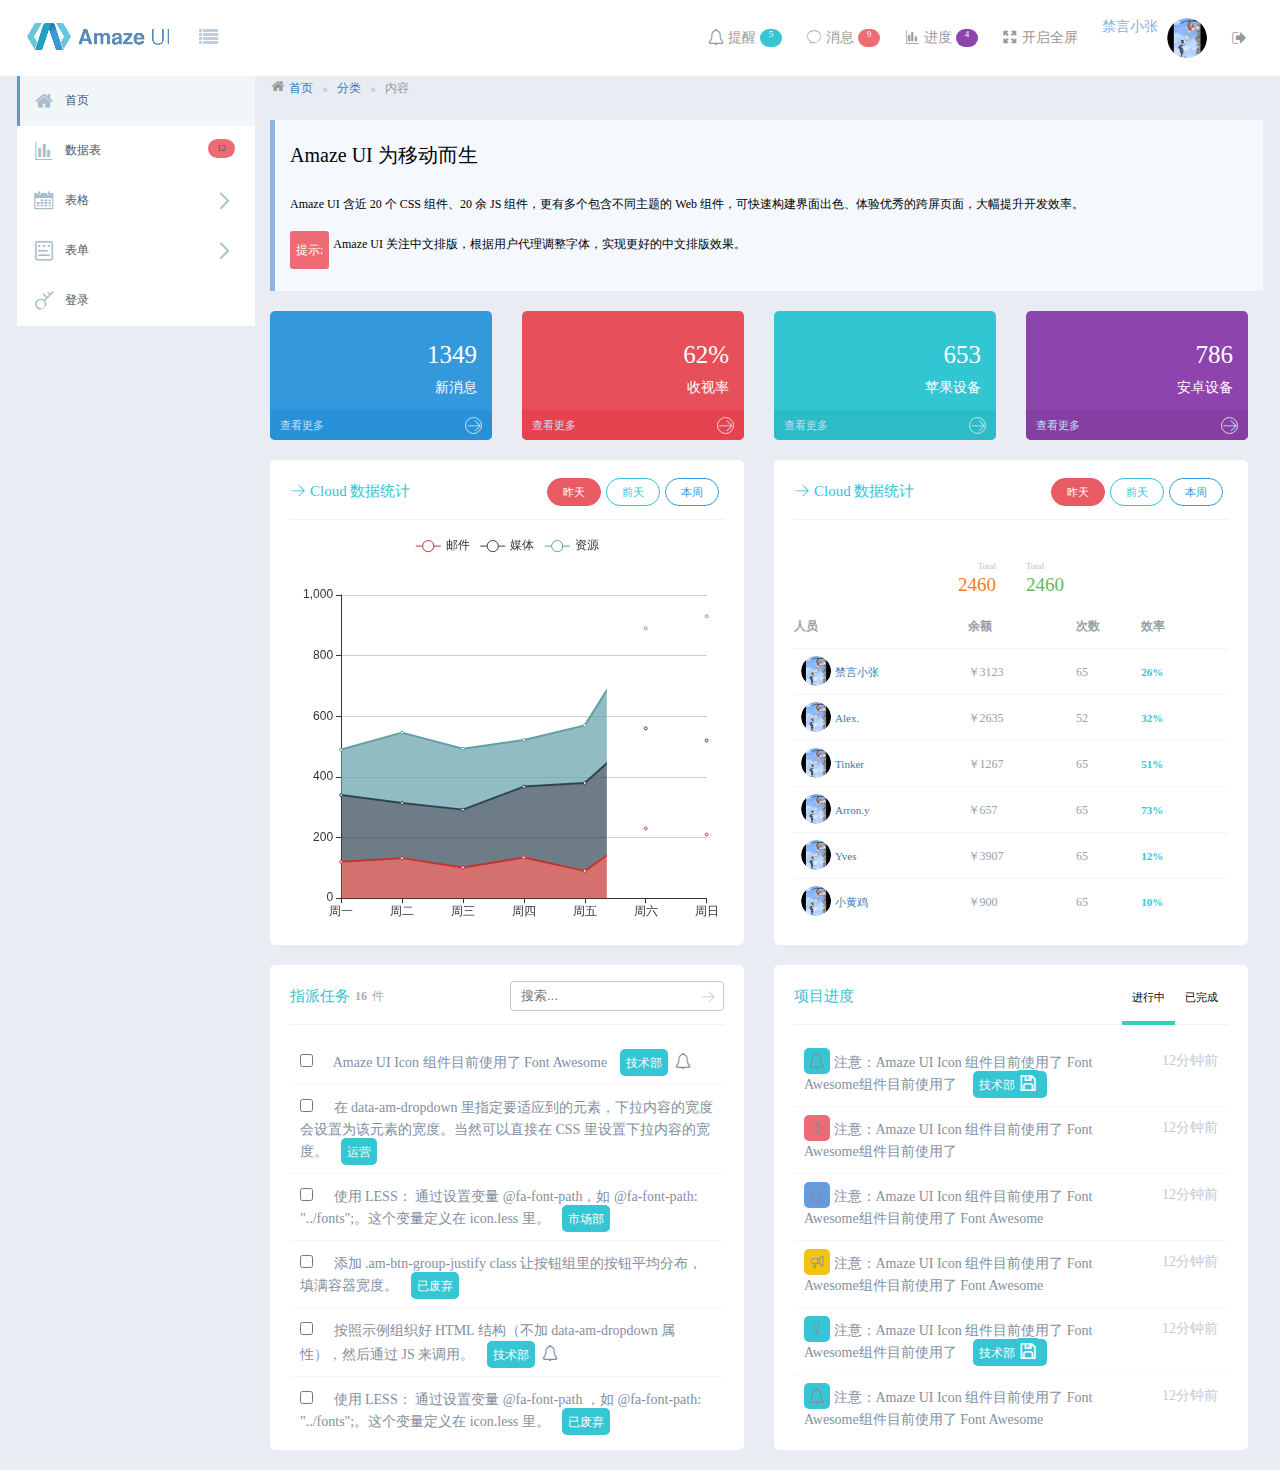
<file: index.html>
<!DOCTYPE html>
<html lang="en">
<head>
    <meta charset="UTF-8">
    <meta name="viewport" content="width=device-width,initial-scale=1.0,minimum-scale=1.0,maximum-scale=1.0,user-scalable=no">
    <link rel="stylesheet" href="css/public.css">
    <link rel="stylesheet" href="css/index.css">
    <link rel="stylesheet" href="css/iconfont.css">
    <script type="text/javascript" src="js/jquery-1.11.3.min.js"></script>
    <script type="text/javascript" src="js/index.js"></script>
    <script type="text/javascript" src="js/echarts.js"></script>

    <title>后台管理首页</title>
</head>
<body>
<!--header-->
    <div class="header">
        <div class="header-left">
            <a href="javascript:;"><img src="img/logo.jpg" alt=""></a>
            <a class="list"><img src="img/pic1.jpg" alt=""></a>
        </div>
        <div class="header-center">
        	<img src="img/green.png" alt="" />
        </div>
        <div class="header-right">
            <ul class="header-right-line">
                <li class="header-right-line-in">
                    <a class="header-right-info" >
                        <i class="iconfont icon-tixing"></i>
                        <p>提醒<span>5</span></p>
                    </a>
                    <ul>
                        <li>
                            <b class="sjx"></b>
                            <h3>你有<b>5</b>条提醒</h3>
                            <a>全部</a>
                        </li>
                        <li>
                            <a href="javascript:;">
                                <p><i class="iconfont icon-icon--"></i>【预览模块】移动端查看时手机、电脑框隐藏</p>
                            </a>
                            <label>3小时前</label>
                        </li>
                        <li>
                            <a href="javascript:;">
                                <p><i class="iconfont icon-icon--"></i>移动端导航条下边距处理</p>
                            </a>
                            <label>15分钟前</label>
                        </li>
                        <li>
                            <a href="javascript:;">
                                <p><i class="iconfont icon-icon--"></i>追加统计代码</p>
                            </a>
                            <label>2天前</label>
                        </li>
                    </ul>
                </li>
                <li>
                    <a class="header-right-info" href="javascript:;">
                        <i class="iconfont icon-xiaoxi"></i>
                        <p>消息<span>9</span></p>
                    </a>
                    <ul>
                        <li>
                            <b class="sjx"></b>
                            <h3>你有<b>9</b>条提醒</h3>
                            <a>全部</a>
                        </li>
                        <li>
                            <a href="javascript:;">
                                <p><i class="iconfont icon-icon--"></i>【预览模块】移动端查看时手机、电脑框隐藏</p>
                            </a>
                            <label>3小时前</label>
                        </li>
                        <li>
                            <a href="javascript:;">
                                <p><i class="iconfont icon-icon--"></i>移动端导航条下边距处理</p>
                            </a>
                            <label>15分钟前</label>
                        </li>
                        <li>
                            <a href="javascript:;">
                                <p><i class="iconfont icon-icon--"></i>追加统计代码</p>
                            </a>
                            <label>2天前</label>
                        </li>
                    </ul>
                </li>
                <li>
                    <a class="header-right-info" href="javascript:;">
                        <i class="iconfont icon-biaoge"></i>
                        <p>进度<span>4</span></p>
                    </a>
                    <ul>
                        <li>
                            <b class="sjx"></b>
                            <h3>你有<b>4</b>个任务进度</h3>
                            <a>全部</a>
                        </li>
                        <li>
                            <a href="javascript:;">
                                <p><i class="iconfont icon-icon--"></i>【预览模块】移动端查看时手机、电脑框隐藏</p>
                            </a>
                            <label>3小时前</label>
                        </li>
                        <li>
                            <a href="javascript:;">
                                <p><i class="iconfont icon-icon--"></i>移动端导航条下边距处理</p>
                            </a>
                            <label>15分钟前</label>
                        </li>
                        <li>
                            <a href="javascript:;">
                                <p><i class="iconfont icon-icon--"></i>追加统计代码</p>
                            </a>
                            <label>2天前</label>
                        </li>
                    </ul>
                </li>
                <li>
                    <a  href="javascript:;" id="quanping">
                        <i class="iconfont icon-quanping_"></i>
                        <p>开启全屏</p>
                    </a>
                </li>
                <li>
                    <a  class="header-right-info" href="javascript:;" id="jingyan">禁言小张
                        <img src="img/top.jpg" alt="">
                    </a>
                    <ul>
                        <li>
                            <b class="sjx"></b>
                            <h3>你有<b>5</b>条提醒</h3>
                            <a>全部</a>
                        </li>
                        <li>
                            <a href="javascript:;">
                                <p><i class="iconfont icon-icon--"></i>【预览模块】移动端查看时手机、电脑框隐藏</p>
                            </a>
                            <label>3小时前</label>
                        </li>
                        <li>
                            <a href="javascript:;">
                                <p><i class="iconfont icon-icon--"></i>移动端导航条下边距处理</p>
                            </a>
                            <label>15分钟前</label>
                        </li>
                        <li>
                            <a href="javascript:;">
                                <p><i class="iconfont icon-icon--"></i>追加统计代码</p>
                            </a>
                            <label>2天前</label>
                        </li>
                    </ul>
                </li>
                <li>
                    <a href="javascript:;"> <i class="iconfont icon-fanhui"></i></a>
                </li>
            </ul>
        </div>
    </div>
    <div class="aside">
        <div class="aside-info">
            <div class="aside-info-left">
                <ul class="nav">
                    <li>
                        <a id="blue" href="index.html">
                            <b></b>
                            <i class="iconfont icon-shouye"></i>
                            <p>首页</p>
                        </a>
                    </li>
                    <li>

                        <a href="table.html">
                            <b></b>
                            <i class="iconfont icon-biaoge"></i>
                            <p>数据表</p>
                            <span>12</span>
                        </a>
                    </li>
                    <li class="riliBox">
                        <a href="javascript:;">
                            <b></b>
                            <i class="iconfont icon-rili"></i>
                            <p>表格</p>
                            <i class="iconfont icon-close"></i>
                        </a>

                    </li>
                    <ul class="riliBox-info">
                       <li>
                            <i  class="iconfont icon-close"></i>
                            <p>文字表格</p>
                            <i  class="iconfont icon-icon-test"></i>
                        </li>
                        <li>
                            <i  class="iconfont icon-close"></i>
                            <p>图片表格</p>
                            <span>18</span>
                        </li>
                        <li>
                            <i  class="iconfont icon-close"></i>
                            <p>信息列表</p>
                            <span>5</span>
                        </li>
                        <li>
                           <a href="messagelist.html">
                           	<i  class="iconfont icon-close"></i>
                            <p>文字列表</p>
                            </a> 
                        </li>
                    </ul>
                    <li class="riliBox">
                        <a href="javascript:;">
                            <b></b>
                            <i class="iconfont icon-shifouyunxuweiwanchengpandianrenwukaidan"></i>
                            <p>表单</p><i  class="iconfont icon-close"></i>
                        </a>

                    </li>
                    <ul class="riliBox-info">
                        <li>
                            <i  class="iconfont icon-close"></i>
                            <p>文字表格</p>
                            <i  class="iconfont icon-icon-test"></i>
                        </li>
                        <li>
                            <i  class="iconfont icon-close"></i>
                            <p>文字表格</p>
                        </li>
                    </ul>
                    <li>
                        <a href="javascript:;">
                            <b></b>
                            <i class="iconfont icon-yuechi"></i>
                            <p>登录</p>
                        </a>
                    </li>
                </ul>
            </div>
            <div class="side-info-right">
                <div class="side-info-right-one">
                    <i class="iconfont icon-shouye"></i>
                    <a href="javascript:;">首页</a>
                    <i class="iconfont icon-shuangyoujiantou-"></i>
                    <a href="javascript:;">分类</a>
                    <i class="iconfont icon-shuangyoujiantou-"></i>
                    <b>内容</b>
                </div>
                <div class="side-info-right-two">
                    <div class="side-info-right-two-info">
                         <h2>Amaze UI 为移动而生</h2>
                         <p>Amaze UI 含近 20 个 CSS 组件、20 余 JS 组件，更有多个包含不同主题的 Web 组件，可快速构建界面出色、体验优秀的跨屏页面，大幅提升开发效率。
                         <p><span>提示:</span>Amaze UI 关注中文排版，根据用户代理调整字体，实现更好的中文排版效果。 </p>
                    </div>
                </div>
                <div class="side-info-right-three">
                    <div class="four">
                        <div>
                            <span>1349</span>
                            <p>新消息</p>
                            <a href="javascript:;">查看更多 <i class="iconfont icon-arrow-right"></i></a>
                        </div>

                    </div>
                    <div class="four">
                        <div>
                            <span>62%</span>
                            <p>收视率</p>
                            <a href="javascript:;">查看更多<i class="iconfont icon-arrow-right"></i></a>
                        </div>
                    </div>
                    <div class="four">
                        <div>
                            <span>653</span>
                            <p>苹果设备</p>
                            <a href="javascript:;">查看更多<i class="iconfont icon-arrow-right"></i></a>
                        </div>
                    </div>
                    <div class="four">
                        <div>
                            <span>786</span>
                            <p>安卓设备</p>
                            <a href="javascript:;">查看更多<i class="iconfont icon-arrow-right"></i></a>
                        </div>
                    </div>
                </div>
                <div class="side-info-right-three">
                    <div class="two">
                        <div class="two-top">
                            <div class="two-top-info">
                                <div class="two-top-left">
                                    <i class="iconfont icon-arrow-right"></i>
                                    <p>Cloud&nbsp;数据统计</p>
                                </div>
                                <div class="two-top-right">
                                    <a href="">昨天</a>
                                    <a href="">前天</a>
                                    <a href="">本周</a>
                                </div>
                            </div>
                        </div>
                        <div id="container"></div>
                    </div>

                    <div class="two">
                        <div class="two-top">
                            <div class="two-top-info">
                                <div class="two-top-left">
                                    <i class="iconfont icon-arrow-right"></i>
                                    <p>Cloud&nbsp;数据统计</p>
                                </div>
                                <div class="two-top-right">
                                    <a href="">昨天</a>
                                    <a href="">前天</a>
                                    <a href="">本周</a>
                                </div>
                            </div>
                        </div>
                        <div class="two-btm">
                            <div class="two-btm-top">
                                <p><span>Total</span><b>2460</b></p>
                                <p><span>Total</span><b>2460</b></p>
                            </div>
                            <dl class="two-btm-center">
                                <dt>
                                    <p>人员</p>
                                    <span>余额</span>
                                    <span>次数</span>
                                    <b>效率</b>
                                </dt>
                                <dd>
                                    <p><img src="img/top.jpg">禁言小张</p>
                                    <span>￥3123</span>
                                    <span>65</span>
                                    <b>26%</b>
                                </dd>
                                <dd>
                                    <p><img src="img/top.jpg">Alex.</p>
                                    <span>￥2635</span>
                                    <span>52</span>
                                    <b>32%</b>
                                </dd>
                                <dd>
                                    <p><img src="img/top.jpg">Tinker</p>
                                    <span>￥1267</span>
                                    <span>65</span>
                                    <b>51%</b>
                                </dd>
                                <dd>
                                    <p><img src="img/top.jpg">Arron.y</p>
                                    <span>￥657</span>
                                    <span>65</span>
                                    <b>73%</b>
                                </dd>
                                <dd>
                                    <p><img src="img/top.jpg">Yves</p>
                                    <span>￥3907</span>
                                    <span>65</span>
                                    <b>12%</b>
                                </dd>
                                <dd>
                                    <p><img src="img/top.jpg">小黄鸡</p>
                                    <span>￥900</span>
                                    <span>65</span>
                                    <b>10%</b>
                                </dd>
                            </dl>
                        </div>

                    </div>
                </div>
                <div class="side-info-right-three">
                    <div class="two">
                    	<div class="two-top">
                            <div class="two-top-info">
                                <div class="two-top-left">
                                    <span>指派任务</span>
                                    <span><b>16</b>件</span>
                                </div>
                                <div class="two-top-right" id="two-top-right">
                                    <i class="iconfont icon-arrow-right"></i>
                                    <input type="text" placeholder="搜索..."/>
                                </div>
                            </div>
                        </div>
                        <div class="two-btm">
                        	<ul class="two-btm-info">
                        		<li>
                        			<p>
                        				<input type="checkbox" />
                        				Amaze UI Icon&nbsp;组件目前使用了&nbsp;Font Awesome
                        				<b  class="color">技术部</b>
                        			 	<i class="iconfont icon-tixing"></i>
                        			</p>
                        			<div class="shezhi">
                        				<i class="iconfont icon-shezhi"></i>
                        				<span></span>
                        			</div>
                        			<div class="xiugai">
                        				<a><i class="iconfont icon-tixing"></i>保存</a>
                        				<a><i class="iconfont icon-tixing"></i>编辑</a>
                        				<a><i class="iconfont icon-tixing"></i>删除</a>
                        			</div>
                        		</li>
                        		<li>
                        			
                        			<p>
                        				<input type="checkbox" />
                        				在 data-am-dropdown 里指定要适应到的元素，下拉内容的宽度会设置为该元素的宽度。当然可以直接在 CSS 里设置下拉内容的宽度。 
                        				<b class="color">运营</b>
                        			</p>
                        			<div class="shezhi">
                        				<i class="iconfont icon-shezhi"></i>
                        				<span></span>
                        			</div>
                        			<div class="xiugai">
                        				<a><i class="iconfont icon-tixing"></i>保存</a>
                        				<a><i class="iconfont icon-tixing"></i>编辑</a>
                        				<a><i class="iconfont icon-tixing"></i>删除</a>
                        			</div>
                        			 
                        		</li>
                        		<li>
                        			
                        			<p>
                        				<input type="checkbox" />
                        				使用 LESS： 通过设置变量 @fa-font-path，如 @fa-font-path: "../fonts";。这个变量定义在 icon.less 里。 
                        				<b class="color">市场部</b>
                        			</p>
                        			<div class="shezhi">
                        				<i class="iconfont icon-shezhi"></i>
                        				<span></span>
                        			</div>
                        			<div class="xiugai">
                        				<a><i class="iconfont icon-tixing"></i>保存</a>
                        				<a><i class="iconfont icon-tixing"></i>编辑</a>
                        				<a><i class="iconfont icon-tixing"></i>删除</a>
                        			</div>
                        		</li>
                        		<li>
                        			
                        			<p>
                        				<input type="checkbox" />
                        				 添加 .am-btn-group-justify class 让按钮组里的按钮平均分布，填满容器宽度。 
                        				 <b class="color">已废弃</b>
                        			</p>
                        			<div class="shezhi">
                        				<i class="iconfont icon-shezhi"></i>
                        				<span></span>
                        			</div>
                        			<div class="xiugai">
                        				<a><i class="iconfont icon-tixing"></i>保存</a>
                        				<a><i class="iconfont icon-tixing"></i>编辑</a>
                        				<a><i class="iconfont icon-tixing"></i>删除</a>
                        			</div>
                        		</li>
                        		<li>
                        			
                        			<p>
                        				<input type="checkbox" />
                        				 按照示例组织好 HTML 结构（不加 data-am-dropdown 属性），然后通过 JS 来调用。 
                        				<b class="color">技术部</b>
                        			 	<i class="iconfont icon-tixing"></i>
                        			</p>
                        			<div class="shezhi">
                        				<i class="iconfont icon-shezhi"></i>
                        				<span></span>
                        			</div>
                        			<div class="xiugai">
                        				<a><i class="iconfont icon-tixing"></i>保存</a>
                        				<a><i class="iconfont icon-tixing"></i>编辑</a>
                        				<a><i class="iconfont icon-tixing"></i>删除</a>
                        			</div>
                        		</li>
                        		<li>
                        			
                        			<p>
                        				<input type="checkbox" />
                        				使用 LESS： 通过设置变量 @fa-font-path ，如 @fa-font-path: "../fonts";。这个变量定义在 icon.less 里。
                        				<b class="color">已废弃</b>
                        			</p>
                        			<div class="shezhi">
                        				<i class="iconfont icon-shezhi"></i>
                        				<span></span>
                        			</div>
                        			<div class="xiugai">
                        				<a><i class="iconfont icon-tixing"></i>保存</a>
                        				<a><i class="iconfont icon-tixing"></i>编辑</a>
                        				<a><i class="iconfont icon-tixing"></i>删除</a>
                        			</div>
                        		</li>
                        		<li>
                        			
                        			<p>
                        				<input type="checkbox" />
                        				按照示例组织好 HTML 结构（不加 data-am-dropdown 属性），然后通过 JS 来调用。
                        				<b class="color">市场部</b>
                        			</p>
                        			<div class="shezhi">
                        				<i class="iconfont icon-shezhi"></i>
                        				<span></span>
                        			</div>
                        			<div class="xiugai">
                        				<a><i class="iconfont icon-tixing"></i>保存</a>
                        				<a><i class="iconfont icon-tixing"></i>编辑</a>
                        				<a><i class="iconfont icon-tixing"></i>删除</a>
                        			</div>
                        		</li>
                        		<li>
                        			
                        			<p>
                        				<input type="checkbox" />
                        				使用 LESS： 通过设置变量 @fa-font-path ，如 @fa-font-path: "../fonts";。这个变量定义在 icon.less 里。
                        				<b class="color">已废弃</b>
                        			</p>
                        			<div class="shezhi">
                        				<i class="iconfont icon-shezhi"></i>
                        				<span></span>
                        			</div>
                        			<div class="xiugai">
                        				<a><i class="iconfont icon-tixing"></i>保存</a>
                        				<a><i class="iconfont icon-tixing"></i>编辑</a>
                        				<a><i class="iconfont icon-tixing"></i>删除</a>
                        			</div>
                        		</li>
                        		<li>
                        			
                        			<p>
                        				<input type="checkbox" />
                        				 按照示例组织好 HTML 结构（不加 data-am-dropdown 属性），然后通过 JS 来调用。 
                        				<b class="color">技术部</b>
                        			 	<i class="iconfont icon-tixing"></i>
                        			</p>
                        			<div class="shezhi">
                        				<i class="iconfont icon-shezhi"></i>
                        				<span></span>
                        			</div>
                        			<div class="xiugai">
                        				<a><i class="iconfont icon-tixing"></i>保存</a>
                        				<a><i class="iconfont icon-tixing"></i>编辑</a>
                        				<a><i class="iconfont icon-tixing"></i>删除</a>
                        			</div>
                        		</li>
                        	</ul>
                        </div>
                    </div>
                    <div class="two">         
                    	<div class="two-top">
                            <div class="two-top-info">
                                <div class="two-top-left">
                                    <span>项目进度</span>
                                    
                                </div>
                                <div class="two-top-right">
                                    <span>进行中</span>
                                    <span>已完成</span>
                                </div>
                            </div>  
                        </div>
                         <div class="two-btm">
                         	<ul>
                         		<li>
                        			<p class="two-btm-pID">
                        				<i class="iconfont icon-tixing"></i>
                        				注意：Amaze UI Icon&nbsp;组件目前使用了&nbsp;Font Awesome组件目前使用了&nbsp;
                        				<b  class="color">技术部<i class="iconfont icon-baocun"></i></b>
                        			</p>
                        			<span class="two-btm-spanID">12分钟前</span>
                        		</li>
                        		
                        		
                        		<li>
                        			<p class="two-btm-pID">
                        				<i class="iconfont icon-icon--"></i>
                        				注意：Amaze UI Icon&nbsp;组件目前使用了&nbsp;Font Awesome组件目前使用了&nbsp;
                        			
                        			</p>
                        			<span class="two-btm-spanID">12分钟前</span>
                        		</li>
                        		<li>
                        			<p class="two-btm-pID">
                        				<i class="iconfont icon-tixing"></i>
                        				注意：Amaze UI Icon&nbsp;组件目前使用了&nbsp;Font Awesome组件目前使用了&nbsp;Font Awesome
                        				
                        			</p>
                        			<span class="two-btm-spanID">12分钟前</span>
                        		</li>
                        		<li>
                        			<p class="two-btm-pID">
                        				<i class="iconfont icon-icon--1"></i>
                        				注意：Amaze UI Icon&nbsp;组件目前使用了&nbsp;Font Awesome组件目前使用了&nbsp;Font Awesome
                        				
                        			</p>
                        			<span class="two-btm-spanID">12分钟前</span>
                        		</li>
                        		<li>
                        			<p class="two-btm-pID">
                        				<i class="iconfont icon-iconset0216"></i>
                        				注意：Amaze UI Icon&nbsp;组件目前使用了&nbsp;Font Awesome组件目前使用了&nbsp;
                        				<b  class="color">技术部<i class="iconfont icon-baocun"></i></b>
                        			</p>
                        			<span class="two-btm-spanID">12分钟前</span>
                        		</li>
                        		<li>
                        			<p class="two-btm-pID">
                        				<i class="iconfont icon-tixing"></i>
                        				注意：Amaze UI Icon&nbsp;组件目前使用了&nbsp;Font Awesome组件目前使用了&nbsp;Font Awesome                       				
                        			</p>
                        			<span class="two-btm-spanID">12分钟前</span>
                        		</li>
                        		<li>
                        			<p class="two-btm-pID">
                        				<i class="iconfont icon-tixing"></i>
                        				注意：Amaze UI Icon&nbsp;组件目前使用了&nbsp;Font Awesome组件目前使用了&nbsp;Font Awesome                       				
                        			</p>
                        			<span class="two-btm-spanID">12分钟前</span>
                        		</li>
                         	</ul>
                         </div>
                    </div>
                </div>
				

            </div>
        </div>
    </div>
</body>
</html>
</file>
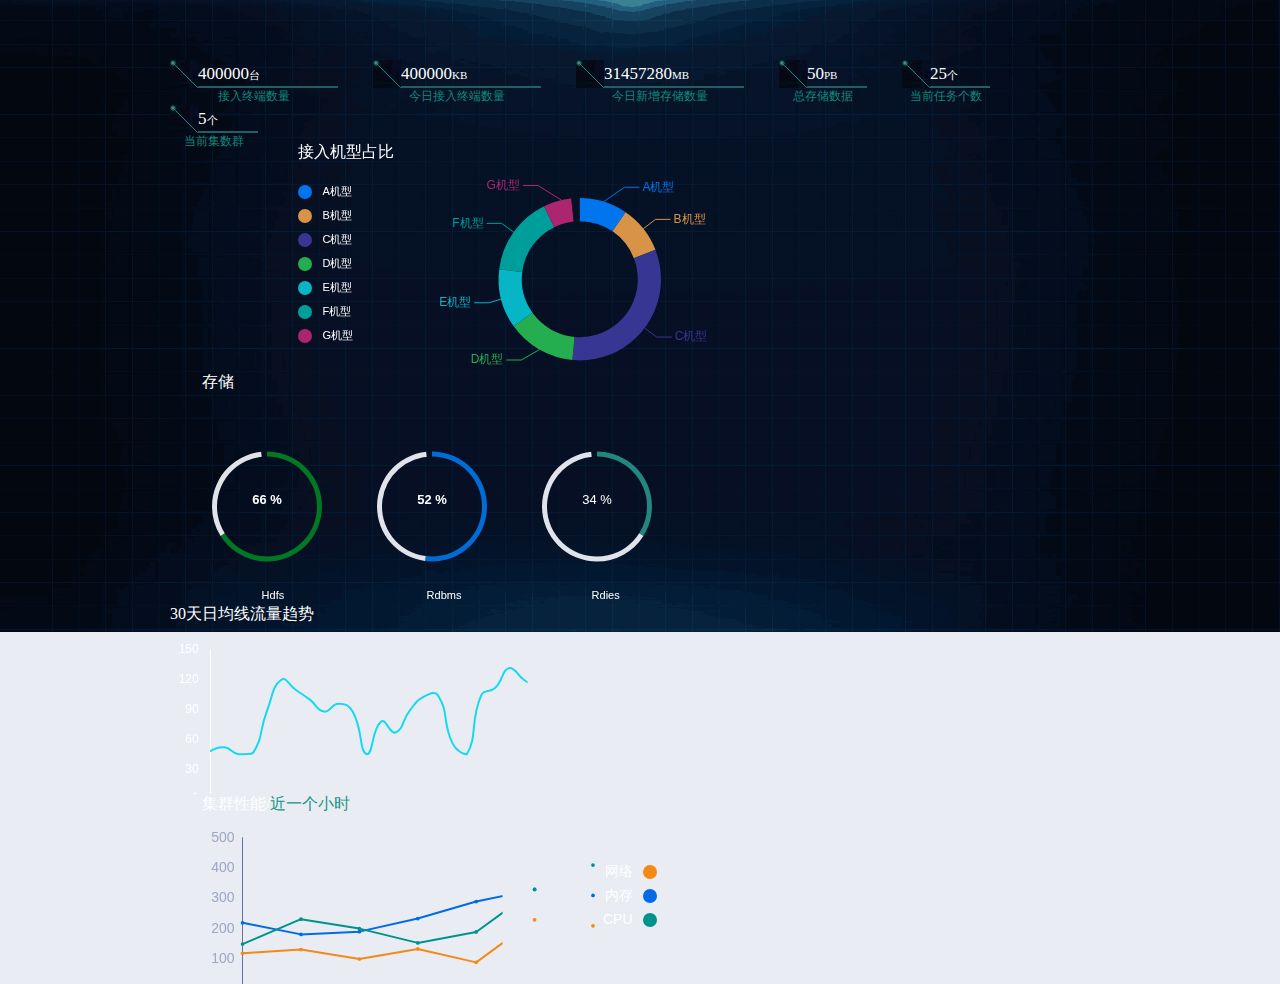
<file: dsj1.html>
<!DOCTYPE html>
<html>
	<head>
		<meta charset="UTF-8">
	    <link rel="stylesheet" href="css/dsj1.css">
	    <script type="text/javascript" src="js/jquery-1.11.3.min.js"></script>
	    <script type="text/javascript" src="js/dsj1.js"></script>
	    <script type="text/javascript" src="js/echarts.min.js"></script>    
		<title></title>
	</head>
	<body>
		<div class="box">
			<div class="top">
				<div class="top-one">
					<div class="top-info-top"><span></span><b>400000</b>台</div>
					<div class="top-info-btm">接入终端数量</div>
					
				</div>
				<div class="top-two">
					<div class="top-info-top"><span></span><b>400000</b>KB</div>
					<div class="top-info-btm">今日接入终端数量</div>
					
				</div>
				<div class="top-three">
					<div class="top-info-top"><span></span><b>31457280</b>MB</div>
					<div class="top-info-btm">今日新增存储数量</div>
				</div>
				<div class="top-four">
					<div class="top-info-top"><span></span><b>50</b>PB</div>
					<div class="top-info-btm">总存储数据</div>
				</div>
				<div class="top-five">
					<div class="top-info-top"><span></span><b>25</b>个</div>
					<div class="top-info-btm">当前任务个数</div>
				</div>
				<div class="top-six">
					<div class="top-info-top"><span></span><b>5</b>个</div>
					<div class="top-info-btm">当前集数群</div>
				</div>
			</div>
		<div class="btm">
			<div class="btm-one">
				<div class="btm-one-left">
					<div id="container"></div>
				</div>
				<div class="btm-one-right">
					<div class="btm-one-right-top">存储</div>
					<div class="btm-one-right-info" id="one" ></div>
					<div class="btm-one-right-info" id="two"></div> 
					<div class="btm-one-right-info" id="three"></div>
				</div>
			</div>
			<div class="btm-two">
				<div class="btm-two-left">
					<div class="btm-two-left-top">30天日均线流量趋势</div>
					<div class="btm-two-left-btm" id="four"></div>
				</div>
				<div class="btm-two-right">
					<div class="btm-two-right-top">集群性能/<span>近一个小时</span></div>
					<div class="btm-two-right-btm" id="five"></div>
				</div>
			</div>	
		</div>
			
		</div>
		
	</body>
</html>
</file>
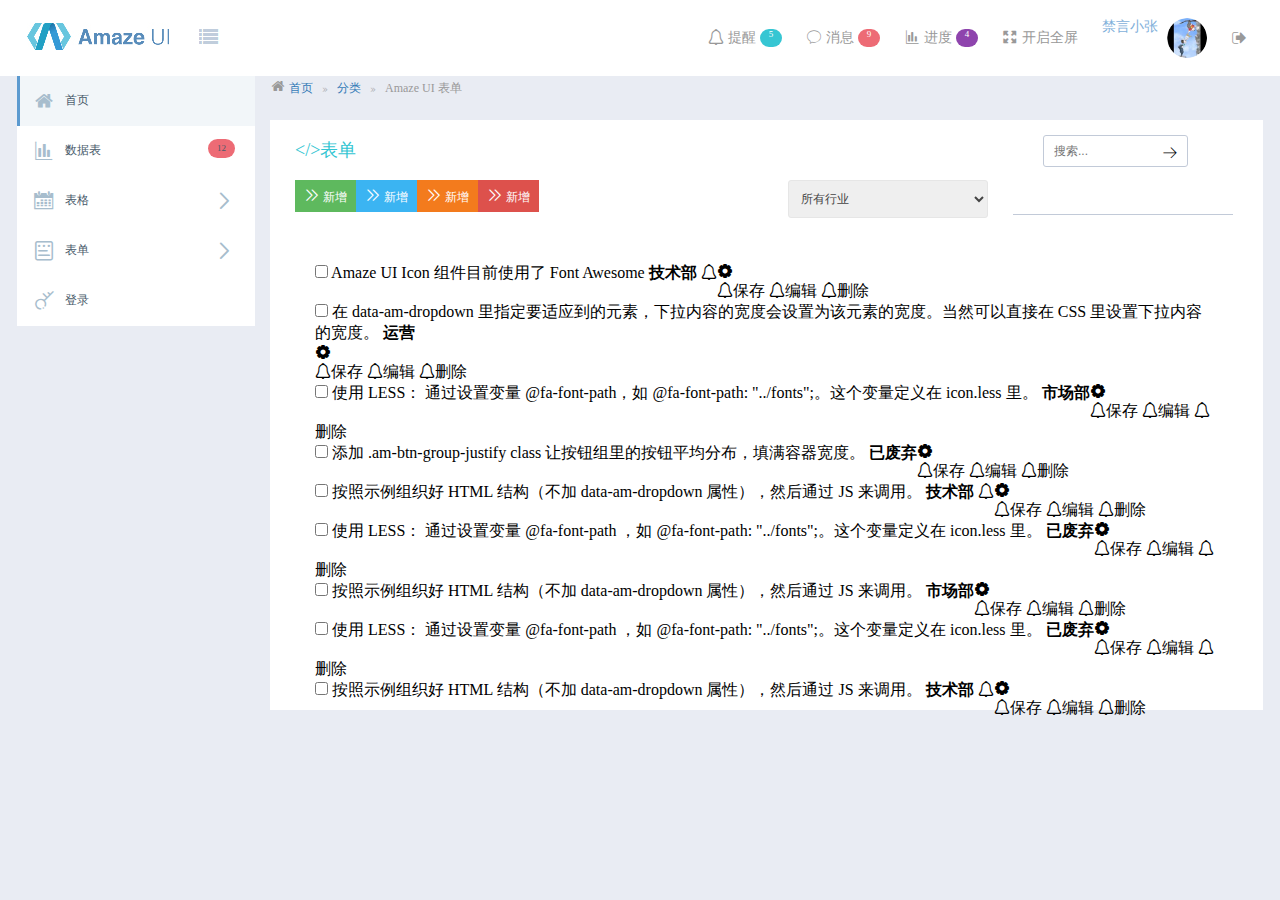
<file: messagelist.html>
<!DOCTYPE html>
<html>
	<head>
		<meta charset="UTF-8">
		<meta name="viewport" content="width=device-width,initial-scale=1.0,minimum-scale=1.0,maximum-scale=1.0,user-scalable=no">
	    <link rel="stylesheet" href="css/public.css">
	    <link rel="stylesheet" href="css/messagelist.css">
	    <link rel="stylesheet" href="css/iconfont.css">
	    <script type="text/javascript" src="js/jquery-1.11.3.min.js"></script>
	    <script type="text/javascript" src="js/messagelist.js"></script>
		<title>消息列表</title>
	</head>
	<body>
		<!--header-->
    <div class="header">
        <div class="header-left">
            <a href="javascript:;"><img src="img/logo.jpg" alt=""></a>
            <a class="list"><img src="img/pic1.jpg" alt=""></a>
        </div>
        <div class="header-center">
        	<img src="img/green.png" alt="" />
        </div>
        <div class="header-right">
            <ul class="header-right-line">
                <li class="header-right-line-in">
                    <a class="header-right-info" >
                        <i class="iconfont icon-tixing"></i>
                        <p>提醒<span>5</span></p>
                    </a>
                    <ul>
                        <li>
                            <b class="sjx"></b>
                            <h3>你有<b>5</b>条提醒</h3>
                            <a>全部</a>
                        </li>
                        <li>
                            <a href="javascript:;">
                                <p><i class="iconfont icon-icon--"></i>【预览模块】移动端查看时手机、电脑框隐藏</p>
                            </a>
                            <label>3小时前</label>
                        </li>
                        <li>
                            <a href="javascript:;">
                                <p><i class="iconfont icon-icon--"></i>移动端导航条下边距处理</p>
                            </a>
                            <label>15分钟前</label>
                        </li>
                        <li>
                            <a href="javascript:;">
                                <p><i class="iconfont icon-icon--"></i>追加统计代码</p>
                            </a>
                            <label>2天前</label>
                        </li>
                    </ul>
                </li>
                <li>
                    <a class="header-right-info" href="javascript:;">
                        <i class="iconfont icon-xiaoxi"></i>
                        <p>消息<span>9</span></p>
                    </a>
                    <ul>
                        <li>
                            <b class="sjx"></b>
                            <h3>你有<b>9</b>条提醒</h3>
                            <a>全部</a>
                        </li>
                        <li>
                            <a href="javascript:;">
                                <p><i class="iconfont icon-icon--"></i>【预览模块】移动端查看时手机、电脑框隐藏</p>
                            </a>
                            <label>3小时前</label>
                        </li>
                        <li>
                            <a href="javascript:;">
                                <p><i class="iconfont icon-icon--"></i>移动端导航条下边距处理</p>
                            </a>
                            <label>15分钟前</label>
                        </li>
                        <li>
                            <a href="javascript:;">
                                <p><i class="iconfont icon-icon--"></i>追加统计代码</p>
                            </a>
                            <label>2天前</label>
                        </li>
                    </ul>
                </li>
                <li>
                    <a class="header-right-info" href="javascript:;">
                        <i class="iconfont icon-biaoge"></i>
                        <p>进度<span>4</span></p>
                    </a>
                    <ul>
                        <li>
                            <b class="sjx"></b>
                            <h3>你有<b>4</b>个任务进度</h3>
                            <a>全部</a>
                        </li>
                        <li>
                            <a href="javascript:;">
                                <p><i class="iconfont icon-icon--"></i>【预览模块】移动端查看时手机、电脑框隐藏</p>
                            </a>
                            <label>3小时前</label>
                        </li>
                        <li>
                            <a href="javascript:;">
                                <p><i class="iconfont icon-icon--"></i>移动端导航条下边距处理</p>
                            </a>
                            <label>15分钟前</label>
                        </li>
                        <li>
                            <a href="javascript:;">
                                <p><i class="iconfont icon-icon--"></i>追加统计代码</p>
                            </a>
                            <label>2天前</label>
                        </li>
                    </ul>
                </li>
                <li>
                    <a  href="javascript:;">
                        <i class="iconfont icon-quanping_"></i>
                        <p>开启全屏</p>
                    </a>
                </li>
                <li>
                    <a  class="header-right-info" href="javascript:;" id="jingyan">禁言小张
                        <img src="img/top.jpg" alt="">
                    </a>
                    <ul>
                        <li>
                            <b class="sjx"></b>
                            <h3>你有<b>5</b>条提醒</h3>
                            <a>全部</a>
                        </li>
                        <li>
                            <a href="javascript:;">
                                <p><i class="iconfont icon-icon--"></i>【预览模块】移动端查看时手机、电脑框隐藏</p>
                            </a>
                            <label>3小时前</label>
                        </li>
                        <li>
                            <a href="javascript:;">
                                <p><i class="iconfont icon-icon--"></i>移动端导航条下边距处理</p>
                            </a>
                            <label>15分钟前</label>
                        </li>
                        <li>
                            <a href="javascript:;">
                                <p><i class="iconfont icon-icon--"></i>追加统计代码</p>
                            </a>
                            <label>2天前</label>
                        </li>
                    </ul>
                </li>
                <li>
                    <a href="javascript:;"> <i class="iconfont icon-fanhui"></i></a>
                </li>
            </ul>
        </div>
    </div>
    <div class="aside">
        <div class="aside-info">
            <div class="aside-info-left">
                <ul class="nav">
                    <li>
                        <a id="blue" href="index.html">
                            <b></b>
                            <i class="iconfont icon-shouye"></i>
                            <p>首页</p>
                        </a>
                    </li>
                    <li>

                        <a href="table.html">
                            <b></b>
                            <i class="iconfont icon-biaoge"></i>
                            <p>数据表</p>
                            <span>12</span>
                        </a>
                    </li>
                    <li class="riliBox">
                        <a href="javascript:;">
                            <b></b>
                            <i class="iconfont icon-rili"></i>
                            <p>表格</p>
                            <i class="iconfont icon-close"></i>
                        </a>

                    </li>
                    <ul class="riliBox-info">
                        <li>
                            <i  class="iconfont icon-close"></i>
                            <p>文字表格</p>
                            <i  class="iconfont icon-icon-test"></i>
                        </li>
                        <li>
                            <i  class="iconfont icon-close"></i>
                            <p>文字表格</p>
                            <span>18</span>
                        </li>
                        <li>
                            <i  class="iconfont icon-close"></i>
                            <p>文字表格</p>
                            <span>5</span>
                        </li>
                        <li>
                            <i  class="iconfont icon-close"></i>
                            <p>文字表格</p>
                        </li>
                    </ul>
                    <li class="riliBox">
                        <a href="javascript:;">
                            <b></b>
                            <i class="iconfont icon-shifouyunxuweiwanchengpandianrenwukaidan"></i>
                            <p>表单</p><i  class="iconfont icon-close"></i>
                        </a>

                    </li>
                    <ul class="riliBox-info">
                        <li>
                            <i  class="iconfont icon-close"></i>
                            <p>文字表格</p>
                            <i  class="iconfont icon-icon-test"></i>
                        </li>
                        <li>
                            <i  class="iconfont icon-close"></i>
                            <p>文字表格</p>
                        </li>
                    </ul>
                    <li>
                        <a href="javascript:;">
                            <b></b>
                            <i class="iconfont icon-yuechi"></i>
                            <p>登录</p>
                        </a>
                    </li>
                </ul>
            </div>
            <div class="side-info-right">
                <div class="side-info-right-one">
                    <i class="iconfont icon-shouye"></i>
                    <a href="javascript:;">首页</a>
                    <i class="iconfont icon-shuangyoujiantou-"></i>
                    <a href="javascript:;">分类</a>
                    <i class="iconfont icon-shuangyoujiantou-"></i>
                    <b>Amaze UI 表单</b>
                </div>
                <div class="side-info-right-two">
                	<div class="side-info-right-two-in">
                		<div class="side-info-right-two-in-top">
                			<p>&lt;/&gt;表单</p>
                			<span>
                				<i class="iconfont icon-arrow-right"></i>
                                <input type="text" placeholder="搜索..."/>
                			</span>
                		</div>
                		<div class="side-info-right-two-in-btm">
                			<div class="side-info-right-two-in-btm-top">
                				<ul>
                					<li>
                						<a href="#"><i class="iconfont icon-shuangyoujiantou-"></i>
                						新增</a>
                					</li>
                					<li>
                						<a href="#"><i class="iconfont icon-shuangyoujiantou-"></i>
                						新增</a>
                					</li>
                					<li>
                						<a href="#"><i class="iconfont icon-shuangyoujiantou-"></i>
                						新增</a>
                					</li>
                					<li>
                						<a href="#"><i class="iconfont icon-shuangyoujiantou-"></i>
                						新增</a>
                					</li>
                				</ul>
                				<select name="">
                					<option value="">所有行业</option>
                					<option value="">IT行业</option>
                					<option value="">数码行业</option>
                					<option value="">所有行业</option>
                					<option value="">IT行业</option>
                					<option value="">数码行业</option>
                				</select>
                				<input type="text" />
                			</div>
                			<div class="two-btm">
                        	<ul class="two-btm-info">
                        		<li>
                        			<p>
                        				<input type="checkbox" />
                        				Amaze UI Icon&nbsp;组件目前使用了&nbsp;Font Awesome
                        				<b  class="color">技术部</b>
                        			 	<i class="iconfont icon-tixing"></i>
                        			</p>
                        			<div class="shezhi">
                        				<i class="iconfont icon-shezhi"></i>
                        				<span></span>
                        			</div>
                        			<div class="xiugai">
                        				<a><i class="iconfont icon-tixing"></i>保存</a>
                        				<a><i class="iconfont icon-tixing"></i>编辑</a>
                        				<a><i class="iconfont icon-tixing"></i>删除</a>
                        			</div>
                        		</li>
                        		<li>
                        			
                        			<p>
                        				<input type="checkbox" />
                        				在 data-am-dropdown 里指定要适应到的元素，下拉内容的宽度会设置为该元素的宽度。当然可以直接在 CSS 里设置下拉内容的宽度。 
                        				<b class="color">运营</b>
                        			</p>
                        			<div class="shezhi">
                        				<i class="iconfont icon-shezhi"></i>
                        				<span></span>
                        			</div>
                        			<div class="xiugai">
                        				<a><i class="iconfont icon-tixing"></i>保存</a>
                        				<a><i class="iconfont icon-tixing"></i>编辑</a>
                        				<a><i class="iconfont icon-tixing"></i>删除</a>
                        			</div>
                        			 
                        		</li>
                        		<li>
                        			
                        			<p>
                        				<input type="checkbox" />
                        				使用 LESS： 通过设置变量 @fa-font-path，如 @fa-font-path: "../fonts";。这个变量定义在 icon.less 里。 
                        				<b class="color">市场部</b>
                        			</p>
                        			<div class="shezhi">
                        				<i class="iconfont icon-shezhi"></i>
                        				<span></span>
                        			</div>
                        			<div class="xiugai">
                        				<a><i class="iconfont icon-tixing"></i>保存</a>
                        				<a><i class="iconfont icon-tixing"></i>编辑</a>
                        				<a><i class="iconfont icon-tixing"></i>删除</a>
                        			</div>
                        		</li>
                        		<li>
                        			
                        			<p>
                        				<input type="checkbox" />
                        				 添加 .am-btn-group-justify class 让按钮组里的按钮平均分布，填满容器宽度。 
                        				 <b class="color">已废弃</b>
                        			</p>
                        			<div class="shezhi">
                        				<i class="iconfont icon-shezhi"></i>
                        				<span></span>
                        			</div>
                        			<div class="xiugai">
                        				<a><i class="iconfont icon-tixing"></i>保存</a>
                        				<a><i class="iconfont icon-tixing"></i>编辑</a>
                        				<a><i class="iconfont icon-tixing"></i>删除</a>
                        			</div>
                        		</li>
                        		<li>
                        			
                        			<p>
                        				<input type="checkbox" />
                        				 按照示例组织好 HTML 结构（不加 data-am-dropdown 属性），然后通过 JS 来调用。 
                        				<b class="color">技术部</b>
                        			 	<i class="iconfont icon-tixing"></i>
                        			</p>
                        			<div class="shezhi">
                        				<i class="iconfont icon-shezhi"></i>
                        				<span></span>
                        			</div>
                        			<div class="xiugai">
                        				<a><i class="iconfont icon-tixing"></i>保存</a>
                        				<a><i class="iconfont icon-tixing"></i>编辑</a>
                        				<a><i class="iconfont icon-tixing"></i>删除</a>
                        			</div>
                        		</li>
                        		<li>
                        			
                        			<p>
                        				<input type="checkbox" />
                        				使用 LESS： 通过设置变量 @fa-font-path ，如 @fa-font-path: "../fonts";。这个变量定义在 icon.less 里。
                        				<b class="color">已废弃</b>
                        			</p>
                        			<div class="shezhi">
                        				<i class="iconfont icon-shezhi"></i>
                        				<span></span>
                        			</div>
                        			<div class="xiugai">
                        				<a><i class="iconfont icon-tixing"></i>保存</a>
                        				<a><i class="iconfont icon-tixing"></i>编辑</a>
                        				<a><i class="iconfont icon-tixing"></i>删除</a>
                        			</div>
                        		</li>
                        		<li>
                        			
                        			<p>
                        				<input type="checkbox" />
                        				按照示例组织好 HTML 结构（不加 data-am-dropdown 属性），然后通过 JS 来调用。
                        				<b class="color">市场部</b>
                        			</p>
                        			<div class="shezhi">
                        				<i class="iconfont icon-shezhi"></i>
                        				<span></span>
                        			</div>
                        			<div class="xiugai">
                        				<a><i class="iconfont icon-tixing"></i>保存</a>
                        				<a><i class="iconfont icon-tixing"></i>编辑</a>
                        				<a><i class="iconfont icon-tixing"></i>删除</a>
                        			</div>
                        		</li>
                        		<li>
                        			
                        			<p>
                        				<input type="checkbox" />
                        				使用 LESS： 通过设置变量 @fa-font-path ，如 @fa-font-path: "../fonts";。这个变量定义在 icon.less 里。
                        				<b class="color">已废弃</b>
                        			</p>
                        			<div class="shezhi">
                        				<i class="iconfont icon-shezhi"></i>
                        				<span></span>
                        			</div>
                        			<div class="xiugai">
                        				<a><i class="iconfont icon-tixing"></i>保存</a>
                        				<a><i class="iconfont icon-tixing"></i>编辑</a>
                        				<a><i class="iconfont icon-tixing"></i>删除</a>
                        			</div>
                        		</li>
                        		<li>
                        			
                        			<p>
                        				<input type="checkbox" />
                        				 按照示例组织好 HTML 结构（不加 data-am-dropdown 属性），然后通过 JS 来调用。 
                        				<b class="color">技术部</b>
                        			 	<i class="iconfont icon-tixing"></i>
                        			</p>
                        			<div class="shezhi">
                        				<i class="iconfont icon-shezhi"></i>
                        				<span></span>
                        			</div>
                        			<div class="xiugai">
                        				<a><i class="iconfont icon-tixing"></i>保存</a>
                        				<a><i class="iconfont icon-tixing"></i>编辑</a>
                        				<a><i class="iconfont icon-tixing"></i>删除</a>
                        			</div>
                        		</li>
                        	</ul>
                        </div>
                		</div>
	</body>
</html>
</file>
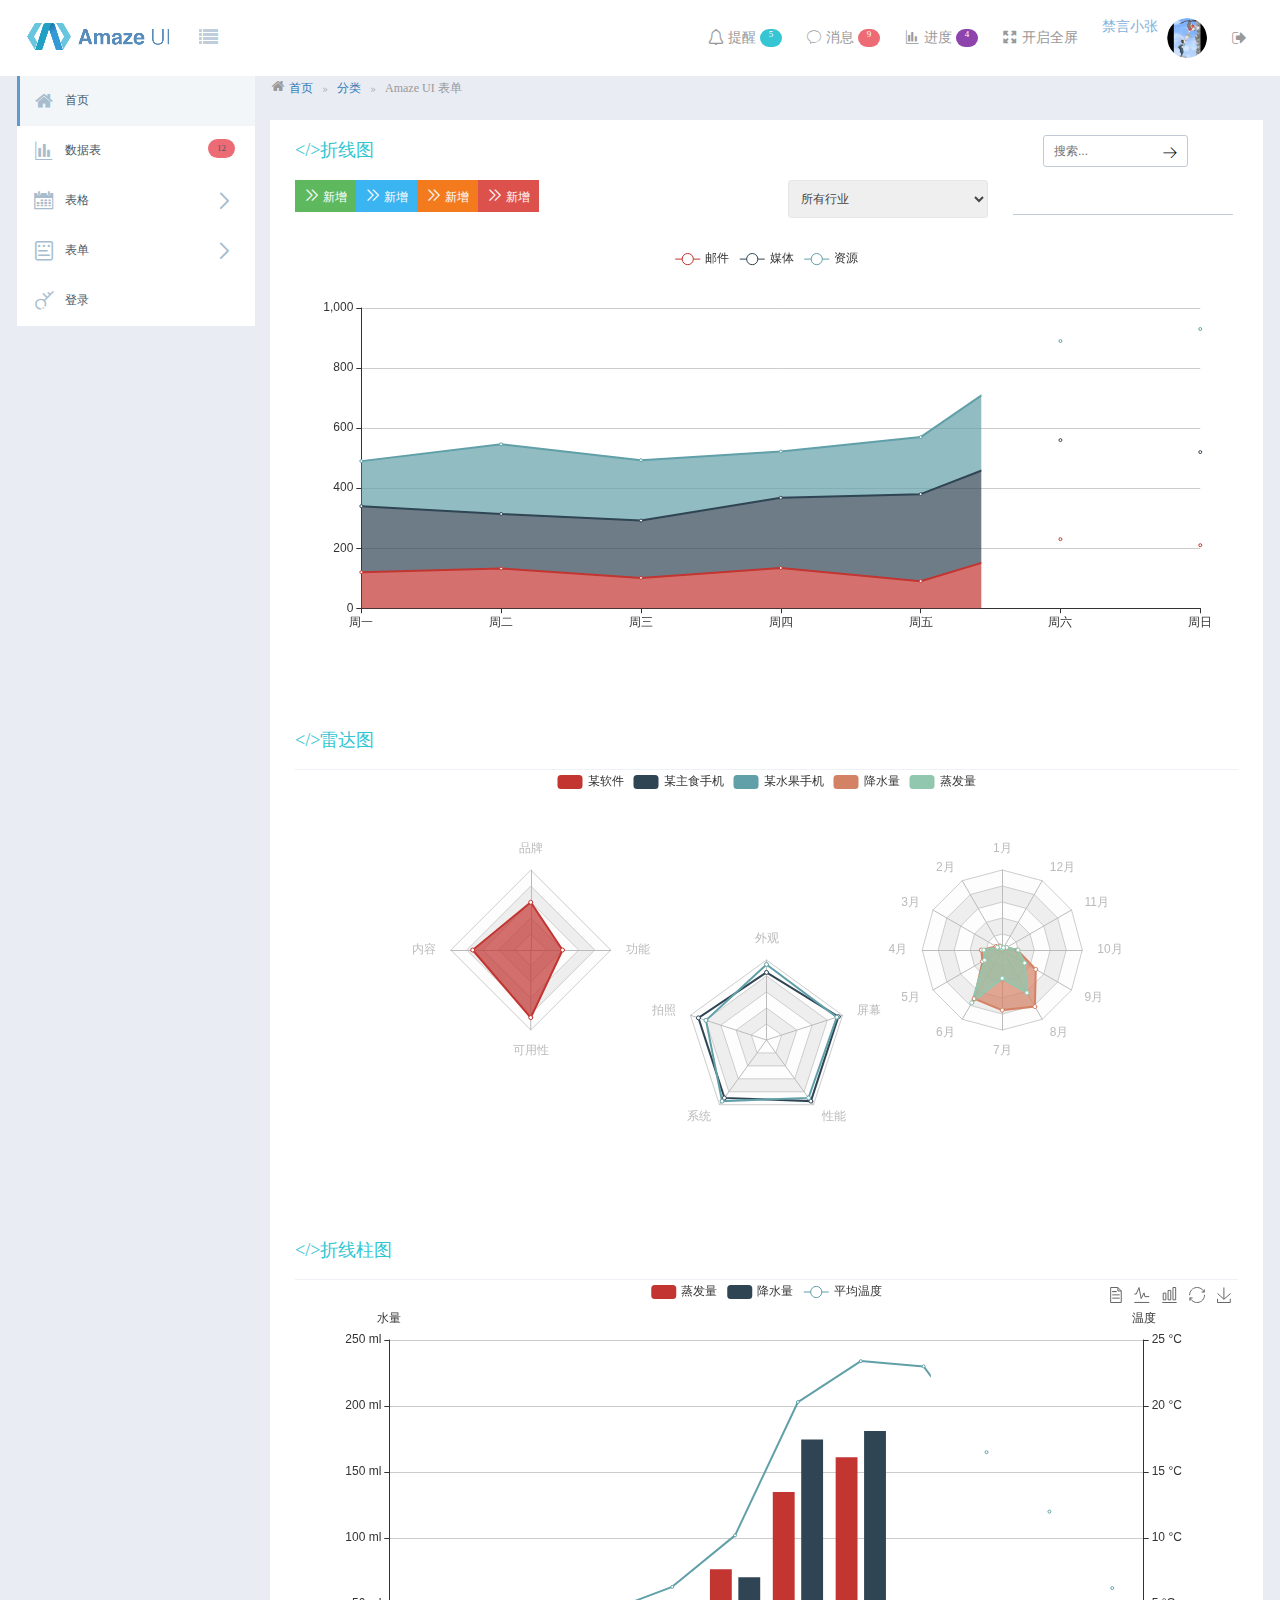
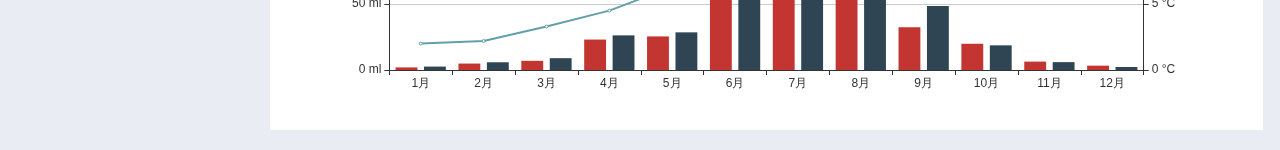
<file: table.html>
<!DOCTYPE html>
<html lang="en">
<head>
    <meta charset="UTF-8">
    <meta name="viewport" content="width=device-width,initial-scale=1.0,minimum-scale=1.0,maximum-scale=1.0,user-scalable=no">
    <link rel="stylesheet" href="css/public.css">
    <link rel="stylesheet" href="css/table.css">
    <link rel="stylesheet" href="css/iconfont.css">
    <script type="text/javascript" src="js/jquery-1.11.3.min.js"></script>
    <script type="text/javascript" src="js/table.js"></script>
    <script type="text/javascript" src="js/echarts.js"></script>

    <title>数据表</title>
</head>
<body>
<!--header-->
    <div class="header">
        <div class="header-left">
            <a href="javascript:;"><img src="img/logo.jpg" alt=""></a>
            <a class="list"><img src="img/pic1.jpg" alt=""></a>
        </div>
         <div class="header-center">
        	<img src="img/green.png" alt="" />
        </div>
        <div class="header-right">
            <ul class="header-right-line">
                <li class="header-right-line-in">
                    <a class="header-right-info" >
                        <i class="iconfont icon-tixing"></i>
                        <p>提醒<span>5</span></p>
                    </a>
                    <ul>
                        <li>
                            <b class="sjx"></b>
                            <h3>你有<b>5</b>条提醒</h3>
                            <a>全部</a>
                        </li>
                        <li>
                            <a href="javascript:;">
                                <p><i class="iconfont icon-icon--"></i>【预览模块】移动端查看时手机、电脑框隐藏</p>
                            </a>
                            <label>3小时前</label>
                        </li>
                        <li>
                            <a href="javascript:;">
                                <p><i class="iconfont icon-icon--"></i>移动端导航条下边距处理</p>
                            </a>
                            <label>15分钟前</label>
                        </li>
                        <li>
                            <a href="javascript:;">
                                <p><i class="iconfont icon-icon--"></i>追加统计代码</p>
                            </a>
                            <label>2天前</label>
                        </li>
                    </ul>
                </li>
                <li>
                    <a class="header-right-info" href="javascript:;">
                        <i class="iconfont icon-xiaoxi"></i>
                        <p>消息<span>9</span></p>
                    </a>
                    <ul>
                        <li>
                            <b class="sjx"></b>
                            <h3>你有<b>9</b>条提醒</h3>
                            <a>全部</a>
                        </li>
                        <li>
                            <a href="javascript:;">
                                <p><i class="iconfont icon-icon--"></i>【预览模块】移动端查看时手机、电脑框隐藏</p>
                            </a>
                            <label>3小时前</label>
                        </li>
                        <li>
                            <a href="javascript:;">
                                <p><i class="iconfont icon-icon--"></i>移动端导航条下边距处理</p>
                            </a>
                            <label>15分钟前</label>
                        </li>
                        <li>
                            <a href="javascript:;">
                                <p><i class="iconfont icon-icon--"></i>追加统计代码</p>
                            </a>
                            <label>2天前</label>
                        </li>
                    </ul>
                </li>
                <li>
                    <a class="header-right-info" href="javascript:;">
                        <i class="iconfont icon-biaoge"></i>
                        <p>进度<span>4</span></p>
                    </a>
                    <ul>
                        <li>
                            <b class="sjx"></b>
                            <h3>你有<b>4</b>个任务进度</h3>
                            <a>全部</a>
                        </li>
                        <li>
                            <a href="javascript:;">
                                <p><i class="iconfont icon-icon--"></i>【预览模块】移动端查看时手机、电脑框隐藏</p>
                            </a>
                            <label>3小时前</label>
                        </li>
                        <li>
                            <a href="javascript:;">
                                <p><i class="iconfont icon-icon--"></i>移动端导航条下边距处理</p>
                            </a>
                            <label>15分钟前</label>
                        </li>
                        <li>
                            <a href="javascript:;">
                                <p><i class="iconfont icon-icon--"></i>追加统计代码</p>
                            </a>
                            <label>2天前</label>
                        </li>
                    </ul>
                </li>
                <li>
                    <a  href="javascript:;">
                        <i class="iconfont icon-quanping_"></i>
                        <p>开启全屏</p>
                    </a>
                </li>
                <li>
                    <a  class="header-right-info" href="javascript:;" id="jingyan">禁言小张
                        <img src="img/top.jpg" alt="">
                    </a>
                    <ul>
                        <li>
                            <b class="sjx"></b>
                            <h3>你有<b>5</b>条提醒</h3>
                            <a>全部</a>
                        </li>
                        <li>
                            <a href="javascript:;">
                                <p><i class="iconfont icon-icon--"></i>【预览模块】移动端查看时手机、电脑框隐藏</p>
                            </a>
                            <label>3小时前</label>
                        </li>
                        <li>
                            <a href="javascript:;">
                                <p><i class="iconfont icon-icon--"></i>移动端导航条下边距处理</p>
                            </a>
                            <label>15分钟前</label>
                        </li>
                        <li>
                            <a href="javascript:;">
                                <p><i class="iconfont icon-icon--"></i>追加统计代码</p>
                            </a>
                            <label>2天前</label>
                        </li>
                    </ul>
                </li>
                <li>
                    <a href="javascript:;"> <i class="iconfont icon-fanhui"></i></a>
                </li>
            </ul>
        </div>
    </div>
    <div class="aside">
        <div class="aside-info">
            <div class="aside-info-left">
                <ul class="nav">
                    <li>
                        <a id="blue" href="index.html">
                            <b></b>
                            <i class="iconfont icon-shouye"></i>
                            <p>首页</p>
                        </a>
                    </li>
                    <li>

                        <a href="table.html">
                            <b></b>
                            <i class="iconfont icon-biaoge"></i>
                            <p>数据表</p>
                            <span>12</span>
                        </a>
                    </li>
                    <li class="riliBox">
                        <a href="javascript:;">
                            <b></b>
                            <i class="iconfont icon-rili"></i>
                            <p>表格</p>
                            <i class="iconfont icon-close"></i>
                        </a>

                    </li>
                    <ul class="riliBox-info">
                        <li>
                            <i  class="iconfont icon-close"></i>
                            <p>文字表格</p>
                            <i  class="iconfont icon-icon-test"></i>
                        </li>
                        <li>
                            <i  class="iconfont icon-close"></i>
                            <p>图片表格</p>
                            <span>18</span>
                        </li>
                        <li>
                            <i  class="iconfont icon-close"></i>
                            <p>信息列表</p>
                            <span>5</span>
                        </li>
                        <li>
                           <a href="messagelist.html">
                           	<i  class="iconfont icon-close"></i>
                            <p>文字列表</p>
                            </a> 
                        </li>
                    </ul>
                    <li class="riliBox">
                        <a href="javascript:;">
                            <b></b>
                            <i class="iconfont icon-shifouyunxuweiwanchengpandianrenwukaidan"></i>
                            <p>表单</p><i  class="iconfont icon-close"></i>
                        </a>

                    </li>
                    <ul class="riliBox-info">
                        <li>
                            <i  class="iconfont icon-close"></i>
                            <p>文字表格</p>
                            <i  class="iconfont icon-icon-test"></i>
                        </li>
                        <li>
                            <i  class="iconfont icon-close"></i>
                            <p>文字表格</p>
                        </li>
                    </ul>
                    <li>
                        <a href="javascript:;">
                            <b></b>
                            <i class="iconfont icon-yuechi"></i>
                            <p>登录</p>
                        </a>
                    </li>
                </ul>
            </div>
            <div class="side-info-right">
                <div class="side-info-right-one">
                    <i class="iconfont icon-shouye"></i>
                    <a href="javascript:;">首页</a>
                    <i class="iconfont icon-shuangyoujiantou-"></i>
                    <a href="javascript:;">分类</a>
                    <i class="iconfont icon-shuangyoujiantou-"></i>
                    <b>Amaze UI 表单</b>
                </div>
                <div class="side-info-right-two">
                	<div class="side-info-right-two-in">
                		<div class="side-info-right-two-in-top">
                			<p>&lt;/&gt;折线图</p>
                			<span>
                				<i class="iconfont icon-arrow-right"></i>
                                <input type="text" placeholder="搜索..."/>
                			</span>
                		</div>
                		<div class="side-info-right-two-in-btm">
                			<div class="side-info-right-two-in-btm-top">
                				<ul>
                					<li>
                						<a href="#"><i class="iconfont icon-shuangyoujiantou-"></i>
                						新增</a>
                					</li>
                					<li>
                						<a href="#"><i class="iconfont icon-shuangyoujiantou-"></i>
                						新增</a>
                					</li>
                					<li>
                						<a href="#"><i class="iconfont icon-shuangyoujiantou-"></i>
                						新增</a>
                					</li>
                					<li>
                						<a href="#"><i class="iconfont icon-shuangyoujiantou-"></i>
                						新增</a>
                					</li>
                				</ul>
                				<select name="">
                					<option value="">所有行业</option>
                					<option value="">IT行业</option>
                					<option value="">数码行业</option>
                					<option value="">所有行业</option>
                					<option value="">IT行业</option>
                					<option value="">数码行业</option>
                				</select>
                				<input type="text" />
                			</div>
                			<div  id="container"></div>
                		</div>
                	</div>
                	<div class="side-info-right-two-one">
                		<div class="side-info-right-two-one-top">
                			&lt;/&gt;雷达图
                			
                		</div>
                		<div class="side-info-right-two-one-btm">
                			<div  id="leidatu"></div>
                		</div>
                	</div>
                	<div class="side-info-right-two-one">
                		<div class="side-info-right-two-one-top">
                			&lt;/&gt;折线柱图
                		</div>
                		<div class="side-info-right-two-one-btm">  
                			<div  id="zhutu"></div>
                		</div>
                	</div>
                </div>
			</div>
        </div>
    </div>
</body>
</html>
</file>
<file: css/public.css>
@charset "utf-8";
/* CSS Document */
body,p,div,ol,ul,dl,li,dd,dt,table,form,fieldset,legend,th,tr,td,h1,h2,h3,h4,h5,h6,img,input,textarea,figure{
    margin:0;
    padding:0;
}
body{
    font-family:"微软雅黑"，Arial;
    background: #e9ecf3;
}
ul,ol{
    list-style:none;
}
html, body {
    height: 100%;
}
ul,li{
    list-style: none;
}
a{
    text-decoration:none;
}
*{
    -webkit-box-sizing: border-box;
    -moz-box-sizing: border-box;
    box-sizing: border-box;
}
/*header*/
.header{
    width: 100%;
    background: #fff;
    display: flex;
    justify-content: space-between;
    align-items: center;
    position: relative;
}
.header-left{
    height: 27px;
    float: left;
    display: flex;
    justify-content: space-between;
    align-items: center;
}
.header-left a:first-child{
    margin-left: 27px;
}
.header-left a:last-child{
    margin-left: 30px;
}
.header-center{
	width: 42px;
	height: 32px;
	display: none;
	float: left;
}
.header-center img{
	width: 100%;
	height: 100%;
}
.header-right{
    float: right;
}
.header-right-line {
    display: flex;
    justify-content: space-between;
    align-items: center;
    margin-right: 17px;

}
.header-right-line li{
    position: relative;
}
.header-right-line li a{
    padding: 29px 12px;
    color: #999999;
    display: flex;
    /*justify-content: space-between;
    align-items: center;*/
    font-size: 14px;
}
#jingyan{
    padding: 18px 12px;
    color: #7fb0da;
}
#jingyan img{
    width: 40px;
    height: 40px;
    border-radius: 50%;
    margin-left: 9px;
}
.header-right-line  li a:hover{
    background: #f9f9fb;
}
.header-right-line  li a i{
    margin-right: 4px;
}
.header-right-line  li a span{
    width: 22px;
    height: 18px;
    border-radius: 25px;
    margin-left: 4px;
    display: inline-block;
    text-align: center;
    font-size: 9px;
    color: white;
    float: right;
}
.header-right-line  li:nth-of-type(1) span{
    background: #36c6d3;
}
.header-right-line  li:nth-of-type(2) span {
    background: #ed6b75;
}
.header-right-line  li:nth-of-type(3) span {
    background: #8e44ad;
}
.header-right-line li ul{
    position: absolute;
    left: 0;
    top: 86px;
    border:1px solid #dddddd;
    padding: 8px;
    color: #97a5ab;
    background: #fff;
    width:260px ;
    display: none;
    z-index: 999;
}
.header-right-line li ul li{
    border-bottom: 1px solid #f1f5f7;
    overflow: hidden;
    display: flex;
    justify-content: space-between;
    align-items: center;
    line-height: 1.6;
    font-size: 12px;
}
.header-right-line li ul li:last-child{
    border-bottom: none;
}
.header-right-line li ul li:last-child a{
    width: 55%;
}
.header-right-line li ul li:last-child span{
    float: left;
    text-align: left;
    font-size: 12px;
}
.header-right-line li ul li:first-child a{
    float: right;
    text-align: right;
    width: 22%;
    font-size: 12px;
}
.header-right-line li ul li h3{
    float: left;
    font-size: 12px;
}
.header-right-line li ul li h3 b{
    color: #36c7d3;
}
.header-right-line li ul li a{
    float: left;
    color: #97a5ab;
    padding: 10px 8px 10px 18px;
    width: 70%;
    text-align: left;
}
.header-right-line li ul li span{
    float: right;
    width: 30%;
    text-align: right;
    padding-right: 20px;
    vertical-align: middle;
}
.sjx{
    position:absolute;
    left: 12px;
    top: -16px;
    width: 0;
    height: 0;
    border: 8px solid transparent;
    border-bottom-color: #fff;
}
.header-right-line li ul li i{
    border-radius: 50%;
    display: inline-block;
    font-size: 6px;
    padding: 6px 3px;
    background: #36c7d3;
    line-height: 6px;
}
.header-right-line li ul li:nth-of-type(3) i{
    background: #ed6a74;
}
.header-right-line li ul li:nth-of-type(4) i{
    background: #f1c50e;
}
.header-right-line li ul li label{
	margin-right: 15px;
}
/*aside*/
.aside{
    background: #e9ecf3;
}
.aside-info{
    overflow: hidden;
    margin: 0 17px;
}
.aside-info-left{
    float: left;
    width: 238px;
    padding-bottom: 24px;

}
.nav {
    background: #fff;
}
.nav li{
    width: 100%;
    overflow: hidden;
}
.nav li a{
    display: block;
    color: #485a6a;
    font-size: 13px;
    padding: 13px 0;
    overflow: hidden;
    position: relative;
}
.nav li a:hover{
    background: #f2f6f9;
}
.nav li a:hover b{
    display: block;
}
.nav li a b{
    width: 3px;
    height: 100%;
    background: #5c9acf;
    position: absolute;
    left: 0;
    top: 0;
    display: none;
}
.nav li #blue{
    background: #f2f6f9;
}
.nav li #blue b{
    display: block;
}
.nav p {
    float: left;
    color: #485a6a;
    padding-top: 5px;
    font-size: 12px;
    line-height: 12px;
}
.nav span{
    float: right;
    font-size: 9px;
    line-height: 19px;
    padding: 0 9px;
    text-align: center;
    background: #ed6b75;
    border-radius: 25px;
    margin-right: 20px;
}
.nav li a i:first-child{
    padding-left: 16px;
    padding-right: 9px;
    float: left;
}
.nav li a i{
    color: #a7bdcd;
    float: left;
    margin-left: 16px;
    margin-right: 10px;
    font-size: 22px;
}
.nav li a .icon-close{
    float:right;
    margin-right: 20px;
}
.nav  ul{
    width: 100%;
    display: none;

}
.riliBox-info li .icon-close{
    float: left;
    margin-left: 26px;
    margin-right: 10px;
    color: #a7bdcd;
    padding: 13px 0;
}
.nav .riliBox-info li a{
	width: 100%;
	height: 100%;
}
.nav .riliBox-info li a i{
	font-size: 17px;
    padding-left: 0;
    padding-right: 0;
    margin-right: 10px;
}
.riliBox-info  li .icon-icon-test{
    float: right;
    color: #ffbe40;
    margin-right: 20px;
    padding: 13px 0;
}
.riliBox-info p{
    padding-top: 14px;
}
.riliBox-info span{
    margin-top: 11px;
    background: #36c6d3 ;
}
.riliBox-info li:nth-of-type(3) span{
	 background: #8E44AD;
}
.riliBox-info  li:hover{
    background: #f2f6f9;
}

.side-info-right{
    padding-left: 238px;
}
.side-info-right-one{
    margin-left: 15px;
    font-size:12px ;
    line-height: 20px;
    color: #999999;
    margin-bottom: 20px;
}
.side-info-right-one a{
    color: #337ab7;
}
.side-info-right-one .icon-shuangyoujiantou-{
	font-size: 6px!important;
	margin: 0 6px;
}
.side-info-right-one  b{
	font-weight: 100;
}
.side-info-right-two{
	width: 100%;
	padding-left: 5px;
    margin-left: 15px;
    margin-bottom: 20px;
}
</file>
<file: css/index.css>
*{
    -webkit-box-sizing: border-box;
    -moz-box-sizing: border-box;
    box-sizing: border-box;
}
body{
	position: relative;
}
/*header*/
.header{
    width: 100%;
    background: #fff;
    display: flex;
    justify-content: space-between;
    align-items: center;
    position: relative;
}
.header-left{
    height: 27px;
    float: left;
    display: flex;
    justify-content: space-between;
    align-items: center;
}
.header-left a:first-child{
    margin-left: 27px;
}
.header-left a:last-child{
    margin-left: 30px;
}
.header-center{
	width: 42px;
	height: 32px;
	display: none;
	float: left;
}
.header-center img{
	width: 100%;
	height: 100%;
}
.header-right{
    float: right;
}
.header-right-line {
    display: flex;
    justify-content: space-between;
    align-items: center;
    margin-right: 17px;

}
.header-right-line li{
    position: relative;
}
.header-right-line li a{
    padding: 29px 12px;
    color: #999999;
    display: flex;
    /*justify-content: space-between;
    align-items: center;*/
    font-size: 14px;
}
#jingyan{
    padding: 18px 12px;
    color: #7fb0da;
}
#jingyan img{
    width: 40px;
    height: 40px;
    border-radius: 50%;
    margin-left: 9px;
}
.header-right-line  li a:hover{
    background: #f9f9fb;
}
.header-right-line  li a i{
    margin-right: 4px;
}
.header-right-line  li a span{
    width: 22px;
    height: 18px;
    border-radius: 25px;
    margin-left: 4px;
    display: inline-block;
    text-align: center;
    font-size: 9px;
    color: white;
    float: right;
}
.header-right-line  li:nth-of-type(1) span{
    background: #36c6d3;
}
.header-right-line  li:nth-of-type(2) span {
    background: #ed6b75;
}
.header-right-line  li:nth-of-type(3) span {
    background: #8e44ad;
}
.header-right-line li ul{
    position: absolute;
    left: 0;
    top: 86px;
    border:1px solid #dddddd;
    padding: 8px;
    color: #97a5ab;
    background: #fff;
    width:260px ;
    display: none;
    z-index: 999;
}
.header-right-line li ul li{
    border-bottom: 1px solid #f1f5f7;
    overflow: hidden;
    display: flex;
    justify-content: space-between;
    align-items: center;
    line-height: 1.6;
    font-size: 12px;
}
.header-right-line li ul li:last-child{
    border-bottom: none;
}
.header-right-line li ul li:last-child a{
    width: 55%;
}
.header-right-line li ul li:last-child span{
    float: left;
    text-align: left;
    font-size: 12px;
}
.header-right-line li ul li:first-child a{
    float: right;
    text-align: right;
    width: 22%;
    font-size: 12px;
}
.header-right-line li ul li h3{
    float: left;
    font-size: 12px;
}
.header-right-line li ul li h3 b{
    color: #36c7d3;
}
.header-right-line li ul li a{
    float: left;
    color: #97a5ab;
    padding: 10px 8px 10px 18px;
    width: 70%;
    text-align: left;
}
.header-right-line li ul li span{
    float: right;
    width: 30%;
    text-align: right;
    padding-right: 20px;
    vertical-align: middle;
}
.sjx{
    position:absolute;
    left: 12px;
    top: -16px;
    width: 0;
    height: 0;
    border: 8px solid transparent;
    border-bottom-color: #fff;
}
.header-right-line li ul li i{
    border-radius: 50%;
    display: inline-block;
    font-size: 6px;
    padding: 6px 3px;
    background: #36c7d3;
    line-height: 6px;
}
.header-right-line li ul li:nth-of-type(3) i{
    background: #ed6a74;
}
.header-right-line li ul li:nth-of-type(4) i{
    background: #f1c50e;
}
.header-right-line li ul li label{
	margin-right: 15px;
}
/*aside*/
.aside{
    background: #e9ecf3;
}
.aside-info{
    overflow: hidden;
    margin: 0 17px;
}
.aside-info-left{
    float: left;
    width: 238px;
    padding-bottom: 24px;

}
.nav {
    background: #fff;
}
.nav li{
    width: 100%;
    overflow: hidden;
}
.nav li a{
    display: block;
    color: #485a6a;
    font-size: 13px;
    padding: 13px 0;
    overflow: hidden;
    position: relative;
}
.nav li a:hover{
    background: #f2f6f9;
}
.nav li a:hover b{
    display: block;
}
.nav li a b{
    width: 3px;
    height: 100%;
    background: #5c9acf;
    position: absolute;
    left: 0;
    top: 0;
    display: none;
}
.nav li #blue{
    background: #f2f6f9;
}
.nav li #blue b{
    display: block;
}
.nav p {
    float: left;
    color: #485a6a;
    padding-top: 5px;
    font-size: 12px;
    line-height: 12px;
}
.nav span{
    float: right;
    font-size: 9px;
    line-height: 19px;
    padding: 0 9px;
    text-align: center;
    background: #ed6b75;
    border-radius: 25px;
    margin-right: 20px;
}
.nav li a i:first-child{
    padding-left: 16px;
    padding-right: 9px;
    float: left;
}
.nav li a i{
    color: #a7bdcd;
    float: left;
    margin-left: 16px;
    margin-right: 10px;
    font-size: 22px;
}
.nav li a .icon-close{
    float:right;
    margin-right: 20px;
}
.nav  ul{
    width: 100%;
    display: none;

}
.riliBox-info li .icon-close{
    float: left;
    margin-left: 26px;
    margin-right: 10px;
    color: #a7bdcd;
    padding: 13px 0;
}
.riliBox-info  li .icon-icon-test{
    float: right;
    color: #ffbe40;
    margin-right: 20px;
    padding: 13px 0;
}
.riliBox-info p{
    padding-top: 14px;
}
.riliBox-info span{
    margin-top: 11px;
    background: #36c6d3 ;
}
.riliBox-info li:nth-of-type(3) span{
	 background: #8E44AD;
}
.riliBox-info  li:hover{
    background: #f2f6f9;
}
.side-info-right{
    padding-left: 238px;
}
.side-info-right-one{
    margin-left: 15px;
    font-size:12px ;
    line-height: 20px;
    color: #999999;
    margin-bottom: 20px;
}
.side-info-right-one a{
    color: #337ab7;
}
.side-info-right-one .icon-shuangyoujiantou-{
	font-size: 6px!important;
	margin: 0 6px;
}
.side-info-right-one  b{
	font-weight: 100;
}
.side-info-right-two{
    padding-left: 5px;
    background: #8bb4e7;
    margin:0 14px 20px 15px;
}
.side-info-right-two-info{
    background: #f5f8fd;
    overflow: hidden;
    padding: 22px 15px;
}
.side-info-right-two-info h2{
    font-size:20px ;
    color: #010407;
    font-weight: 100;
    padding-bottom: 22px;
}
.side-info-right-two-info p{
    font-size: 12px;
    line-height: 26px;
}
.side-info-right-two-info p:first-of-type{
    padding-bottom: 14px;
}
.side-info-right-two-info p span{
    color: #fff  ;
    background: #ed6b75  ;
    padding: 6px;
    border-radius: 3px;
    margin-right: 4px;
}
.side-info-right-three{
    overflow: hidden;
    margin-bottom: 20px;
}
.side-info-right-three .four{
    width: 25%;
    padding: 0 15px;
    color: #fff;
    float: left;

}
.four div{
    background: #3498dc;
    width: 100%;
    position:relative;
    overflow: hidden;
    padding:30px 0;
    border-radius: 5px;
}
.side-info-right-three .four:nth-of-type(2) div{
    background: #e7505a;
}
.side-info-right-three .four:nth-of-type(3) div {
    background: #32c5d2;
}
.side-info-right-three .four:nth-of-type(4) div {
    background: #8e44ad;
}
.four div span{
    font-size: 25px;
    text-align: right;
    float: right;
    width: 100%;
    padding-right: 15px;
}
.four div p{
    font-size: 14px;
    padding:10px 15px 13px 0;
    text-align: right;
    width: 100%;
}
.four div a{
    width: 100%;
    height: 30px;
    background: #2991d8;
    font-size: 11px;
    color: #c2e0f4;
    position: absolute;
    bottom: 0;
    left: 0;
    line-height: 30px;
    padding: 0 10px;
}
.four div a i{
    float: right;
    width: 17px;
    height: 17px;
    line-height: 17px;
    border-radius: 50%;
    border:1px solid #ddd ;
    margin-top: 7px;
}
.side-info-right-three .four:nth-of-type(2) div a{
    background: #e5434e;
}
.side-info-right-three .four:nth-of-type(3) div a{
    background: #2dbbc8;
}
.side-info-right-three .four:nth-of-type(4) div a{
    background: #853fa2;
}
.side-info-right-three .two {
    width: 50%;
    padding:0 15px;

    float: left;
}
.two-top{
    background: #fff;
    padding: 0 20px;
    border-top-left-radius: 5px;
    border-top-right-radius: 5px;
}

.two-top-info{
    border-bottom: 1px solid #eef1f5;
    height: 60px;
}
.two-top-left{
    color: #32c5d2;
    float: left;
    font-size: 15px;
    line-height: 15px;
    padding-top: 24px;
}
.two-top-left i{
    float: left;
    margin-right: 4px;
}
.two-top-left p{
    float: left;
}
.two-top-right{
    color: #32c5d2;
    float: right;
}
.two-top-right a{
    padding: 8px 15px 0;
    height: 28px;
    font-size: 11px;
    line-height: 11px;
    color: #e85b64;
    border-radius: 25px;
    border: 1px solid #e85b64;
    margin-top: 18px;
    float: left;
    text-align: center;
    margin-right: 5px;
}
.two-top-right a:hover{
    color: #fff;
    background: #e85b64;
}
.two-top-right a:nth-of-type(1){
    color: #fff;
    background: #e85b64;
}
.two-top-right a:nth-of-type(2){
    color: #32c5d2;
    border: 1px solid #32c5d2;
}
.two-top-right a:nth-of-type(2):hover{
    color: #fff;
    background: #32c5d2;
}
.two-top-right a:nth-of-type(3){
    color: #3598dc;
    border: 1px solid #3598dc;
}
.two-top-right a:nth-of-type(3):hover{
    color: #fff;
    background: #3598dc;
}
#container{
    width: 100%;
    float: left;
    height: 425px;
    padding: 15px 20px;
    background: #fff;
    border-bottom-left-radius: 5px;
    border-bottom-right-radius: 5px;
}
.two-btm{
    width: 100%;
    float: left;
    height: 425px;
    padding: 15px 20px;
    background: #fff;
    border-bottom-left-radius: 5px;
    border-bottom-right-radius: 5px;
}
.two-btm-top{
    padding: 27px 0 9px;
    overflow: hidden;
}
.two-btm-top p:nth-of-type(1){
   padding-right:15px;
    width: 50%;
    float: left;
    text-align: right;
}
.two-btm-top p:nth-of-type(1) span{
    float: right;
}
.two-btm-top p:nth-of-type(2){
    padding-left: 15px;
    width: 50%;
    float: right;
    text-align: left;
}
.two-btm-top p span{
    display: block;
    color: #b8c3c7;
    font-size: 9px;
    line-height: 9px;
}
.two-btm-top p b{
    font-weight: 100;
    font-size: 19px;
    line-height: 19px;
    margin-top: 13px;
    display: block;
}
.two-btm-top p:nth-of-type(1) b{
    color: #f37b1d;
}
.two-btm-top p:nth-of-type(2) b {
    color: #5eb95e;
}
.two-btm-center dd,dt{
    line-height: 46px;
    height: 46px;
    border-bottom: 1px solid #f2f5f8;
}
.two-btm-center dt{
    font-size: 12px;
    color: #93a2a9;
}
.two-btm-center dd:last-child{
    border-bottom:none;
}
.two-btm-center dd b,p,span{
    float: left;
}
.two-btm-center dt{
    font-weight: 600;
}
.two-btm-center dt p{
    width: 40%;
}
.two-btm-center dt span{
    width: 25%;
}
.two-btm-center dt span:nth-of-type(2){
    width: 15%;
}
.two-btm-center dd p{
    color: #337ab7 ;
    font-size: 11px;
    width: 40%;
}
.two-btm-center dd p img{
    float: left;
    width: 30px;
    height: 30px;
    border-radius: 50%;
    margin: 7px 4px 0 7px;

}
.two-btm-center dd span{
    color: #93a2a9 ;
    font-size: 12px;
    width: 25%;

}
.two-btm-center dd span:nth-of-type(2){
    width: 15%;
}
.two-btm-center dd b{
    font-size: 11px;
    list-style: normal;
    color: #32c5d2;
}
//第四部分
/*.two-top-info .two-top-four-left{
    color: #32c5d2;
    float: left;
    font-size: 15px;
    line-height: 15px;
    padding-top: 24px;
    overflow: hidden;
}*/
.two-top-left span{
	color: #32c5d2;
    float: left;
    font-size: 15px;
}
.two-top-left span:nth-of-type(2){
	font-size: 12px;
	color: #aaacbb;
	/*margin-left: 5px;*/
}
.two-top-left span:nth-of-type(2) b{
	padding: 0 5px;
}
#two-top-right{
	position: relative;
	margin-top: 16px;
}
.two-top-right i{
	color: #ccc;
	position: absolute;
	margin-top: 8px;
	right: 8px;
}
.two-top-right  input{
	height: 30px;
	padding: 2px 26px 3px 10px;
	font-size: 13px;
	display: block;
	width: 100%;
	vertical-align: middle;
	line-height: 1.5;
	color: #4d6b8a;
	background-color: #fff;
	border: 1px solid #c2cad8;
	border-radius: 4px;
}
.two-btm ul{
	padding: 0;
	margin: 0;
	width: 100%;
	text-align: left;
	overflow-y: scroll;
	overflow-style: 2px;
	height: 100%;
}
.two-btm li{
	position: relative;
	padding: 10px ;
	border-bottom: 1px solid #F4F6F9;
	height: auto ;
	font-size: 14px ;
	line-height: 22px ;
	overflow: hidden;
}
.two-btm li:hover{
	background: #F4F6F9;
}
.two-btm li:hover .shezhi{
	display: block;
}
.two-btm ul li p{
	color: #838fa1;
	font-size: 14px;
	line-height: 22px;
	
}
.two-btm ul li b{
	font-weight: 100;
	color: #fff;
	font-size: 12px;
	line-height: 12px;
	background: #36c6d3;
	padding: 7px 6px 6px;
	border-radius: 5px;
	margin-left: 9px;
	margin-right: 4px;
}
.two-btm ul li input{
	margin: 4px 17px 0 0;
}
.shezhi{
	position: absolute;
	right: 20px;
	overflow: hidden;
	vertical-align: middle;
	padding: 2px 10px;
	background: #dad7d7;
	border-radius: 3px;
	display: none;
}
.shezhi span{
	width: 0;
	height: 0;
	border: 5px solid transparent;
	border-top-color: #000;
	float: left;
	margin-top: 5px;
}
.shezhi i{
	color: #000;
	float: left;
}
.shezhi:hover  i{
	color: #888;
}
.shezhi:hover  span{
	border-top-color: #888;
}
.xiugai{
	width:  65px;
    position: absolute;
    right: 2px;
    top: 36px;
    z-index: 999;
}
.xiugai a{
	display: none;
	width: 100%;
	text-align: center;
}
.two-top-right span{
	color:#000;
	font-size: 11px;
	height: 60px;
    padding: 25px 10px 0;
	display: inline-block;
	border-bottom: 4px solid #32cfbc;
}
.two-top-right span:nth-of-type(2){
	border-bottom: none;
}
//第四部分第二部分
.two-btm ul li p{
	float: left;
}
.two-btm-pID{
	width: 80%!important;
	float: left;
}
.two-btm ul li .two-btm-spanID{
	float: right;
	color: #c1cbd0;
}
.two-btm-pID i:nth-of-type(1){
	padding: 5px;
	background: #36c6d3;
	border-radius: 5px;
}
.two-btm ul li:nth-of-type(2) .two-btm-pID i:nth-of-type(1){
	background: #ed6b75;
}
.two-btm ul li:nth-of-type(3) .two-btm-pID i:nth-of-type(1){
	background: #659be0;
}
.two-btm ul li:nth-of-type(4) .two-btm-pID i:nth-of-type(1){
	background: #f1c40f;}
	
@media screen and  (min-width:620px) and (max-width:1005px){
	
	.side-info-right-three .four {
    	width: 50%;
    	padding: 15px;
	    float: left;
    	
    }
    .aside-info-left{
    	display: none;
    	width: 100%;
    }
    .side-info-right{
    	padding-left: 0px;
    }
}
@media screen and (min-width:640px) and (max-width:820px){
    .header-right{
    	display: none;
    	width: 100%;
    	position: absolute;
    	top: 77px;
    	left: 0;
    	z-index: 999;
    }
    .header-right-line {
	    display: flex;
	    flex-direction: column;
	    justify-content: space-between;
	    align-items: center;
	    background: #fff;
	}
	.header-right-line li{
		color: #999;
		width: 100%;
		text-align: left;
		border-bottom: 1px solid #F1F4F7;
	}
    .header{
    	min-height: 77px;	
    }
    .header-center{
    	display: block;
    	margin-right: 15px;
    }
    
   .two-top-right a {
    	padding: 8px 3px 0;
    	margin-right: 0;
    	
    }
    #two-top-right{
    	width: 120px;
    }
}
@media screen and (max-width:640px){
	.header-right{
    	display: none;
    	width: 100%;
    	position: absolute;
    	top: 77px;
    	left: 0;
    	z-index: 999;
    }
    .header-right-line {
	    display: flex;
	    flex-direction: column;
	    justify-content: space-between;
	    align-items: center;
	    background: #fff;
	}
	.header-right-line li{
		color: #999;
		width: 100%;
		text-align: left;
		border-bottom: 1px solid #F1F4F7;
	}
    .header{
    	min-height: 77px;	
    }
    .header-center{
    	display: block;
    	margin-right: 15px;
    }
	.side-info-right-three .four {
    	width: 100%;
    	padding: 15px;
	    float: left;
    	
    }
    .side-info-right-three .two {
    	width: 100%;
    	margin-bottom: 15px;
    }
     .two-top-right a {
    	padding: 8px 15px 0;
    	margin-right: 5px;
    }
    .aside-info-left{
    	display: none;
    	width: 100%;
    }
    .side-info-right{
    	padding-left: 0px;
    }
}
</file>
<file: css/iconfont.css>
@font-face {font-family: "iconfont";
  src: url('iconfont.eot?t=1538118537445'); /* IE9*/
  src: url('iconfont.eot?t=1538118537445#iefix') format('embedded-opentype'), /* IE6-IE8 */
  url('[data-uri]') format('woff'),
  url('iconfont.ttf?t=1538118537445') format('truetype'), /* chrome, firefox, opera, Safari, Android, iOS 4.2+*/
  url('iconfont.svg?t=1538118537445#iconfont') format('svg'); /* iOS 4.1- */
}

.iconfont {
  font-family:"iconfont" !important;
  font-size:16px;
  font-style:normal;
  -webkit-font-smoothing: antialiased;
  -moz-osx-font-smoothing: grayscale;
}

.icon-github:before { content: "\e8ee"; }

.icon-shanchu:before { content: "\e63d"; }

.icon-iconset0216:before { content: "\e673"; }

.icon-rili:before { content: "\e60e"; }

.icon-sanjiaoxing2:before { content: "\e620"; }

.icon-icon-edit:before { content: "\e671"; }

.icon-hezi101:before { content: "\e690"; }

.icon-weixin:before { content: "\e725"; }

.icon-icon-test:before { content: "\e607"; }

.icon-shifouyunxuweiwanchengpandianrenwukaidan:before { content: "\e656"; }

.icon-shezhi:before { content: "\e678"; }

.icon-xiaoxi:before { content: "\e65d"; }

.icon-arrow-right:before { content: "\e765"; }

.icon-baocun:before { content: "\e66b"; }

.icon-sanjiaoxingxia:before { content: "\e602"; }

.icon-yuechi:before { content: "\e600"; }

.icon-icon--:before { content: "\e715"; }

.icon-icon--1:before { content: "\e74c"; }

.icon-fuzhi:before { content: "\e61b"; }

.icon-biaoge:before { content: "\e611"; }

.icon-sousuo:before { content: "\e601"; }

.icon-Group-:before { content: "\e697"; }

.icon-fanhui:before { content: "\e66c"; }

.icon-biaoge1:before { content: "\e6ca"; }

.icon-shouye:before { content: "\e77e"; }

.icon-qq:before { content: "\e67d"; }

.icon-tixing:before { content: "\e60c"; }

.icon-quanping_:before { content: "\e667"; }

.icon-close:before { content: "\e603"; }

.icon-shuangyoujiantou-:before { content: "\e62a"; }

.icon-shuangzuojiantou-:before { content: "\e62b"; }
</file>
<file: css/dsj1.css>
@charset "utf-8";
/* CSS Document */
body,p,div,ol,ul,dl,li,dd,dt,table,form,fieldset,legend,th,tr,td,h1,h2,h3,h4,h5,h6,img,input,textarea,figure{
    margin:0;
    padding:0;
    box-sizing: border-box;
}
body{
    font-family:"微软雅黑"，Arial;
    background: #e9ecf3;
}
ul,ol{
    list-style:none;
}
body {
    height: 100%;
    width: 100%;
}
ul,li{
    list-style: none;
}
a{
    text-decoration:none;
}
.box{
	width: 100%;
	height: 100%;
	background: url(../img/dsjbj1.png);
	background-size: 100% 100%;
	padding: 60px 170px 0;
}
.top{
	height: 80px;
	width: 100%;
	
}
.top-one,.top-two,.top-three{
	width: 168px;
	float:left;
	margin-right: 35px;
}
.top-four,.top-five,.top-six{
	width: 88px;
	float:left;
	margin-right: 35px;
	
}
.top-info-top{
	border-bottom: 2px solid #225f64;
	height: 28px;
	line-height: 28px;
	width: 100%;
	font-size: 11px;
	color: #fff;
}
.top-info-top span{
	width: 28px;
	height: 28px;
	background: url(../img/smallbg.jpg) no-repeat;
	background-position: left top;
	float: left;
}
.top-info-top b{
	font-weight: 100;
	font-size: 17px;
}
.top-info-btm{
	font-size: 12px;
	color: #11897d;
	width: 100%;
	text-align: center;
}
.btm{
	width: 100%;

}
.btm-one{
	height: 232px;
	width: 100%;
	margin-bottom: 70px;
}
.btm-one-left{
	width: 478px;
	height: 100%;
	float: left;

}
#container{
	width: 100%;
	height:100%;
}
.btm-one-right{
	padding: 0 32px;
	height: 100%;
	float: left;
}
.btm-one-right-top{
	width: 100%;
	height: 36px;
	font-size: 16px;
	color: #fff;
	
}
.btm-one-right-info{
	float: left;
	width:130px;
	height: 197px;
	padding: 0;
	margin-right: 35px;
}
#three{
	margin-right: 0;
}
.btm-two{
	height: 190px;
	width: 100%;
}
.btm-two-left{
	width: 478px;
	height: 100%;
	float: left;
}
.btm-two-left-top{
	height: 36px;
	font-size: 16px;
	color: #fff;
	width: 100%;
}
.btm-two-left-btm{
	height: 154px;
	width:100% ;
}
.btm-two-right{
	padding: 0 32px;
	height: 100%;
	float: left;
	width: 524px;
}
.btm-two-right-top{
	height: 36px;
	font-size: 16px;
	color: #fff;
	width: 100%;
}
.btm-two-right-top span{
	color:#189583;
}
.btm-two-right-btm{
	height: 154px;
	width:100% ;
}
</file>
<file: css/messagelist.css>
.side-info-right-two{
	background: #fff;
	
}
.side-info-right-two-in{
	height: 590px;
	width: 100%;
	padding: 0 40px 0 20px;
}
.side-info-right-two-in-top{
	height: 60px;
	width: 100%;
	line-height: 60px;
}
.side-info-right-two-in-top p{
	height: 100%;
	float: left;
	font-size: 18px;
	color: #32c5d2;
}
.side-info-right-two-in-top span{
	position: relative;
	float: right;
	width: 145px;
	height: 100%;
	margin-right: 50px;
}
.side-info-right-two-in-top span i{
	position: absolute;
	top: 3px;
	right: 10px;
}
.side-info-right-two-in-top span input{
	color: #a0b0c0;
	font-size: 12px;
	padding: 8px 10px;
	border-radius: 3px;
	border: 1px solid #c2cad8;
	width: 100%;
}
.side-info-right-two-in-btm{
	height: 460px;
	width: 100%;
}
.side-info-right-two-in-btm-top{
	width:100%;	
	height: 68px;
	position: relative;
}
.side-info-right-two-in-btm-top ul{
	position: absolute;
    left: 0;
}
.side-info-right-two-in-btm-top ul li{
	float: left;
	padding: 9px;
	font-size: 12px;
	line-height: 12px;
    color: #fff;
    background: #5eb95e;
}
.side-info-right-two-in-btm-top ul li:nth-of-type(2){
	 background: #3bb4f2;
}
.side-info-right-two-in-btm-top ul li:nth-of-type(3){
	 background: #f37b1d;
}
.side-info-right-two-in-btm-top ul li:nth-of-type(4){
	 background: #dd514c;
}
.side-info-right-two-in-btm-top ul li a{
	color: #fff;
}
.side-info-right-two-in-btm-top select{
	width: 200px;
	padding: 10px 8px;
	border-radius: 3px;
	border: 1px solid #e6e6e6;
	font-size:12px;
	color:#444 ;
	margin-right: 50px;
    position: absolute;
    right: 200px;
}
.side-info-right-two-in-btm-top select option{
	font-size: 14px;
	padding: 10px 8px;
}
.side-info-right-two-in-btm-top input{
	width: 220px;
	padding: 10px 8px;
	border: none;
	border-bottom: 1px solid #c2cad8;
	font-size:12px;
	color:#444 ;
	position: absolute;
    right: 5px;
	
}


.two-btm{
    width: 100%;
    float: left;
    height: 425px;
    padding: 15px 20px;
    background: #fff;
    border-bottom-left-radius: 5px;
    border-bottom-right-radius: 5px;
}
.two-btm-top{
    padding: 27px 0 9px;
    overflow: hidden;
}
.two-btm-top p:nth-of-type(1){
   padding-right:15px;
    width: 50%;
    float: left;
    text-align: right;
}
.two-btm-top p:nth-of-type(1) span{
    float: right;
}
.two-btm-top p:nth-of-type(2){
    padding-left: 15px;
    width: 50%;
    float: right;
    text-align: left;
}
.two-btm-top p span{
    display: block;
    color: #b8c3c7;
    font-size: 9px;
    line-height: 9px;
}
.two-btm-top p b{
    font-weight: 100;
    font-size: 19px;
    line-height: 19px;
    margin-top: 13px;
    display: block;
}
.two-btm-top p:nth-of-type(1) b{
    color: #f37b1d;
}
.two-btm-top p:nth-of-type(2) b {
    color: #5eb95e;
}
.two-btm-center dd,dt{
    line-height: 46px;
    height: 46px;
    border-bottom: 1px solid #f2f5f8;
}
.two-btm-center dt{
    font-size: 12px;
    color: #93a2a9;
}
.two-btm-center dd:last-child{
    border-bottom:none;
}
.two-btm-center dd b,p,span{
    float: left;
}
.two-btm-center dt{
    font-weight: 600;
}
.two-btm-center dt p{
    width: 40%;
}
.two-btm-center dt span{
    width: 25%;
}
.two-btm-center dt span:nth-of-type(2){
    width: 15%;
}
.two-btm-center dd p{
    color: #337ab7 ;
    font-size: 11px;
    width: 40%;
}
.two-btm-center dd p img{
    float: left;
    width: 30px;
    height: 30px;
    border-radius: 50%;
    margin: 7px 4px 0 7px;

}
.two-btm-center dd span{
    color: #93a2a9 ;
    font-size: 12px;
    width: 25%;

}
.two-btm-center dd span:nth-of-type(2){
    width: 15%;
}
.two-btm-center dd b{
    font-size: 11px;
    list-style: normal;
    color: #32c5d2;
}




@media screen and  (min-width:620px) and (max-width:1005px){
	
	.side-info-right-three .four {
    	width: 50%;
    	padding: 15px;
	    float: left;
    	
    }
    .aside-info-left{
    	display: none;
    	width: 100%;
    }
    .side-info-right{
    	padding-left: 0px;
    }
}
@media screen and (min-width:640px) and (max-width:820px){
    .header-right{
    	display: none;
    	width: 100%;
    	position: absolute;
    	top: 77px;
    	left: 0;
    	z-index: 999;
    }
    .header-right-line {
	    display: flex;
	    flex-direction: column;
	    justify-content: space-between;
	    align-items: center;
	    background: #fff;
	}
	.header-right-line li{
		color: #999;
		width: 100%;
		text-align: left;
		border-bottom: 1px solid #F1F4F7;
	}
    .header{
    	min-height: 77px;	
    }
    .header-center{
    	display: block;
    	margin-right: 15px;
    }
    
   .two-top-right a {
    	padding: 8px 3px 0;
    	margin-right: 0;
    	
    }
    #two-top-right{
    	width: 120px;
    }
    .side-info-right-two-in-btm-top select{
    	width: 120px;
    	right: 125px;
    	margin-right: 20px;
    }
     .side-info-right-two-in-btm-top input{
    	width: 120px;
    }
}
@media screen and (max-width:640px){
	.header-right{
    	display: none;
    	width: 100%;
    	position: absolute;
    	top: 77px;
    	left: 0;
    	z-index: 999;
    }
    .header-right-line {
	    display: flex;
	    flex-direction: column;
	    justify-content: space-between;
	    align-items: center;
	    background: #fff;
	}
	.header-right-line li{
		color: #999;
		width: 100%;
		text-align: left;
		border-bottom: 1px solid #F1F4F7;
	}
    .header{
    	min-height: 77px;	
    }
    .header-center{
    	display: block;
    	margin-right: 15px;
    }
	.side-info-right-three .four {
    	width: 100%;
    	padding: 15px;
	    float: left;
    	
    }
    .side-info-right-three .two {
    	width: 100%;
    	margin-bottom: 15px;
    }
     .two-top-right a {
    	padding: 8px 15px 0;
    	margin-right: 5px;
    }
    .aside-info-left{
    	display: none;
    	width: 100%;
    }
    .side-info-right{
    	padding-left: 0px;
    }
    .side-info-right-two-in-btm-top select{
    	width: 120px;
    	right: 0px;
    	margin-right: 0px;
    }
     .side-info-right-two-in-btm-top input{
    	
    	display: none;
    }
   	.side-info-right-two-in-btm-top ul li{
   		padding: 9px 2px;
   	}
}
</file>
<file: css/table.css>
.side-info-right-two{
	background: #fff;
	
}
.side-info-right-two-one{
	height: 510px;
	width: 100%;
	padding: 0 40px 0 20px;
}
.side-info-right-two-one-top{
	width: 100%;
	height: 60px;
	line-height: 60px;
	border-bottom: 1px solid #eef1f5;
	text-align: left;
	font-size: 18px;
	color: #32c5d2;
}
.side-info-right-two-one-btm{
	height: 450px;
	width: 100%;
}
#leidatu{
	width: 100%;
	height: 100%;
}
#zhutu{
	width: 100%;
	height: 100%;
}
.side-info-right-two-in{
	height: 590px;
	width: 100%;
	padding: 0 40px 0 20px;
}
.side-info-right-two-in-top{
	height: 60px;
	width: 100%;
	line-height: 60px;
}
.side-info-right-two-in-top p{
	height: 100%;
	float: left;
	font-size: 18px;
	color: #32c5d2;
}
.side-info-right-two-in-top span{
	position: relative;
	float: right;
	width: 145px;
	height: 100%;
	margin-right: 50px;
}
.side-info-right-two-in-top span i{
	position: absolute;
	top: 3px;
	right: 10px;
}
.side-info-right-two-in-top span input{
	color: #a0b0c0;
	font-size: 12px;
	padding: 8px 10px;
	border-radius: 3px;
	border: 1px solid #c2cad8;
	width: 100%;
}
.side-info-right-two-in-btm{
	height: 460px;
	width: 100%;
}
.side-info-right-two-in-btm-top{
	width:100%;	
	height: 68px;
	position: relative;
}
.side-info-right-two-in-btm-top ul{
	position: absolute;
    left: 0;
}
.side-info-right-two-in-btm-top ul li{
	float: left;
	padding: 9px;
	font-size: 12px;
	line-height: 12px;
    color: #fff;
    background: #5eb95e;
}
.side-info-right-two-in-btm-top ul li:nth-of-type(2){
	 background: #3bb4f2;
}
.side-info-right-two-in-btm-top ul li:nth-of-type(3){
	 background: #f37b1d;
}
.side-info-right-two-in-btm-top ul li:nth-of-type(4){
	 background: #dd514c;
}
.side-info-right-two-in-btm-top ul li a{
	color: #fff;
}
.side-info-right-two-in-btm-top select{
	width: 200px;
	padding: 10px 8px;
	border-radius: 3px;
	border: 1px solid #e6e6e6;
	font-size:12px;
	color:#444 ;
	margin-right: 50px;
    position: absolute;
    right: 200px;
}
.side-info-right-two-in-btm-top select option{
	font-size: 14px;
	padding: 10px 8px;
}
.side-info-right-two-in-btm-top input{
	width: 220px;
	padding: 10px 8px;
	border: none;
	border-bottom: 1px solid #c2cad8;
	font-size:12px;
	color:#444 ;
	position: absolute;
    right: 5px;
	
}
#container{
	width: 100%;
	height: 392px;
}

@media screen and  (min-width:620px) and (max-width:1005px){
	
	.side-info-right-three .four {
    	width: 50%;
    	padding: 15px;
	    float: left;
    	
    }
    .aside-info-left{
    	display: none;
    	width: 100%;
    }
    .side-info-right{
    	padding-left: 0px;
    }
}
@media screen and (min-width:640px) and (max-width:820px){
    .header-right{
    	display: none;
    	width: 100%;
    	position: absolute;
    	top: 77px;
    	left: 0;
    	z-index: 999;
    }
    .header-right-line {
	    display: flex;
	    flex-direction: column;
	    justify-content: space-between;
	    align-items: center;
	    background: #fff;
	}
	.header-right-line li{
		color: #999;
		width: 100%;
		text-align: left;
		border-bottom: 1px solid #F1F4F7;
	}
    .header{
    	min-height: 77px;	
    }
    .header-center{
    	display: block;
    	margin-right: 15px;
    }
    
   .two-top-right a {
    	padding: 8px 3px 0;
    	margin-right: 0;
    	
    }
    #two-top-right{
    	width: 120px;
    }
    .side-info-right-two-in-btm-top select{
    	width: 120px;
    	right: 125px;
    	margin-right: 20px;
    }
     .side-info-right-two-in-btm-top input{
    	width: 120px;
    }
}
@media screen and (max-width:640px){
	.header-right{
    	display: none;
    	width: 100%;
    	position: absolute;
    	top: 77px;
    	left: 0;
    	z-index: 999;
    }
    .header-right-line {
	    display: flex;
	    flex-direction: column;
	    justify-content: space-between;
	    align-items: center;
	    background: #fff;
	}
	.header-right-line li{
		color: #999;
		width: 100%;
		text-align: left;
		border-bottom: 1px solid #F1F4F7;
	}
    .header{
    	min-height: 77px;	
    }
    .header-center{
    	display: block;
    	margin-right: 15px;
    }
	.side-info-right-three .four {
    	width: 100%;
    	padding: 15px;
	    float: left;
    	
    }
    .side-info-right-three .two {
    	width: 100%;
    	margin-bottom: 15px;
    }
     .two-top-right a {
    	padding: 8px 15px 0;
    	margin-right: 5px;
    }
    .aside-info-left{
    	display: none;
    	width: 100%;
    }
    .side-info-right{
    	padding-left: 0px;
    }
    .side-info-right-two-in-btm-top select{
    	width: 120px;
    	right: 0px;
    	margin-right: 0px;
    }
     .side-info-right-two-in-btm-top input{
    	
    	display: none;
    }
   	.side-info-right-two-in-btm-top ul li{
   		padding: 9px 2px;
   	}
}
</file>
